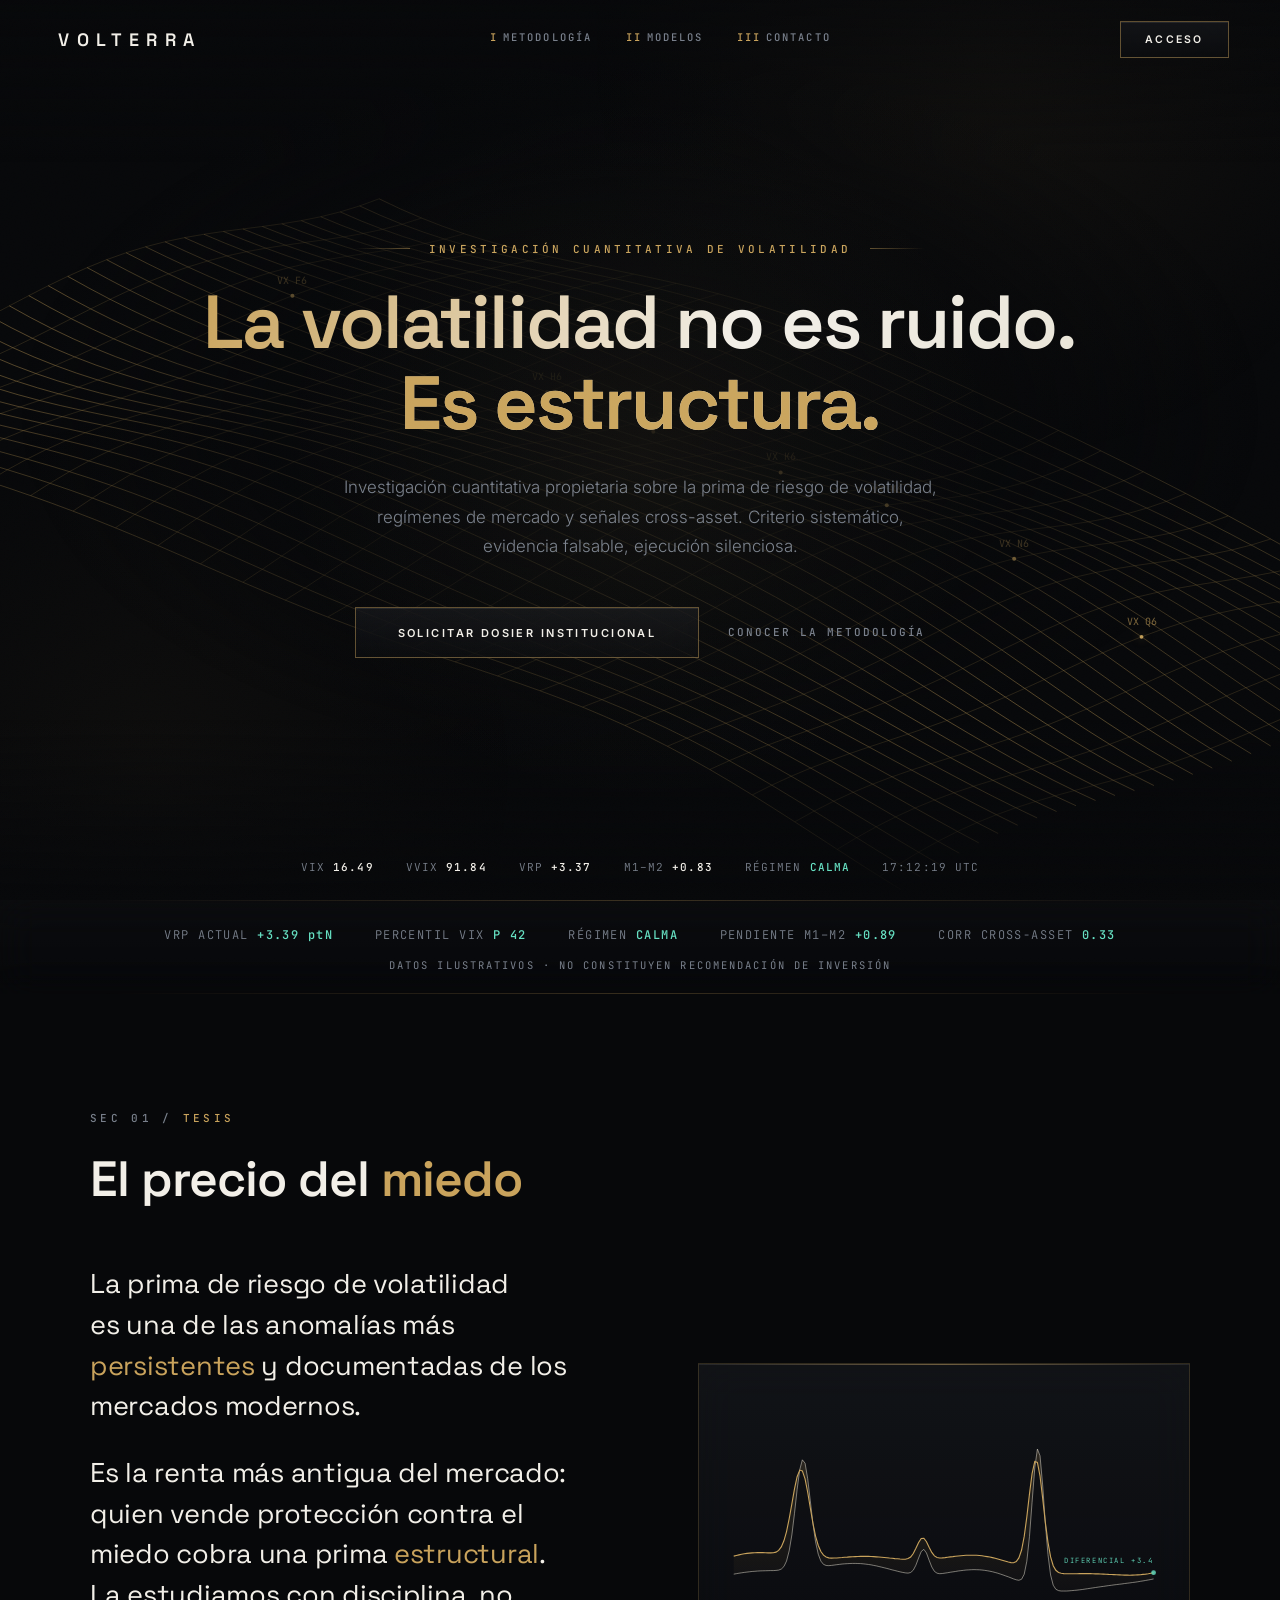
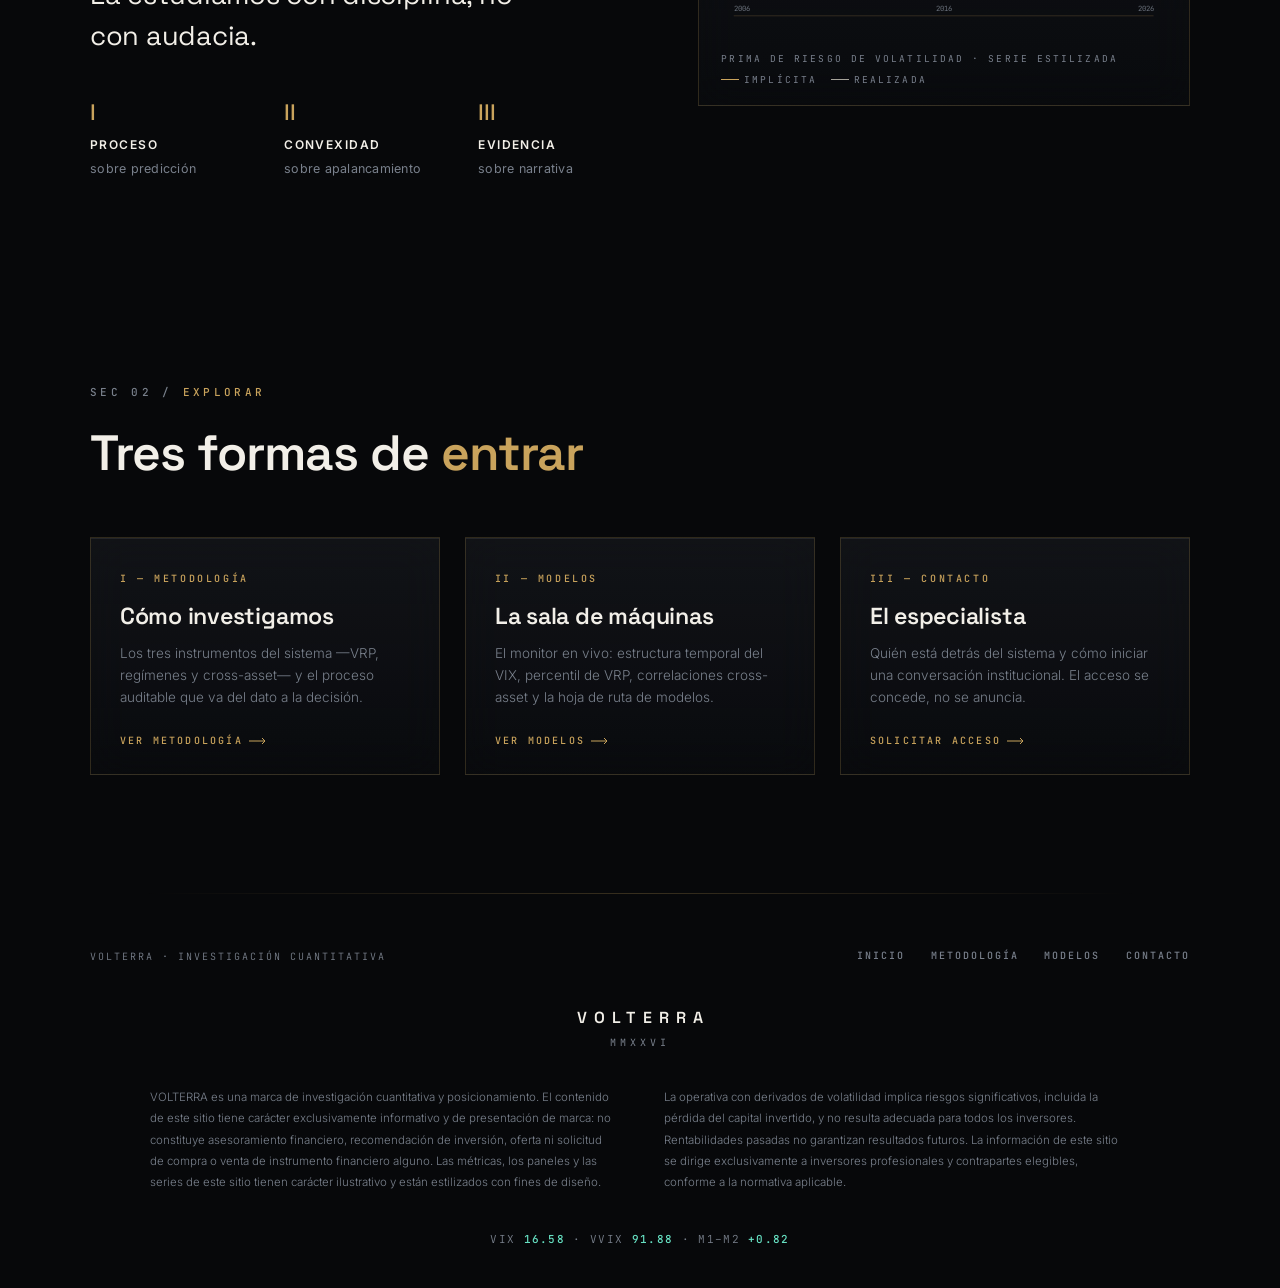
<file: index.html>
<!DOCTYPE html>
<html lang="es">
<head>
<meta charset="utf-8">
<meta name="viewport" content="width=device-width, initial-scale=1">
<title>VOLTERRA — Investigación cuantitativa de volatilidad</title>
<meta name="description" content="VOLTERRA. Investigación cuantitativa propietaria sobre la prima de riesgo de volatilidad, regímenes de mercado y señales cross-asset. Criterio sistemático, evidencia falsable, ejecución silenciosa.">
<meta property="og:title" content="VOLTERRA — Investigación cuantitativa de volatilidad">
<meta property="og:description" content="La volatilidad no es ruido. Es estructura.">
<meta property="og:type" content="website">
<link rel="icon" href="data:image/svg+xml,%3Csvg xmlns='http://www.w3.org/2000/svg' viewBox='0 0 64 64'%3E%3Crect width='64' height='64' fill='%2307080A'/%3E%3Ctext x='32' y='45' font-family='Arial,sans-serif' font-weight='700' font-size='38' fill='%23C9A35C' text-anchor='middle'%3EV%3C/text%3E%3C/svg%3E">
<link rel="preconnect" href="https://fonts.googleapis.com">
<link rel="preconnect" href="https://fonts.gstatic.com" crossorigin>
<link href="https://fonts.googleapis.com/css2?family=Inter:wght@300;400;500;600&family=JetBrains+Mono:wght@300;400;500&family=Space+Grotesk:wght@400;500;600;700&display=swap" rel="stylesheet">
<link rel="stylesheet" href="assets/styles.css">
</head>
<body>

<div class="grain" aria-hidden="true"></div>
<div class="halo" id="halo" aria-hidden="true"></div>
<div class="progress" aria-hidden="true"><span id="progressBar"></span></div>

<header class="nav" id="nav">
  <a class="brand" href="index.html" aria-label="VOLTERRA — inicio">VOLTERRA</a>
  <nav class="nav-links" id="navLinks" aria-label="Páginas">
    <a href="metodologia.html"><span>I</span>Metodología</a>
    <a href="modelos.html"><span>II</span>Modelos</a>
    <a href="contacto.html"><span>III</span>Contacto</a>
    <a class="nav-links-cta" href="contacto.html#acceso"><span>·</span>Acceso</a>
  </nav>
  <a class="nav-cta" href="contacto.html#acceso">Acceso</a>
  <button class="nav-burger" id="navBurger" type="button" aria-label="Abrir menú" aria-expanded="false" aria-controls="navLinks">
    <span></span><span></span><span></span>
  </button>
</header>

<main>

<!-- ============ HERO ============ -->
<section class="hero" id="inicio">
  <canvas id="meshCanvas" aria-hidden="true"></canvas>
  <div class="hero-fog" aria-hidden="true"></div>
  <div class="hero-inner">
    <p class="eyebrow"><i></i>Investigación cuantitativa de volatilidad<i></i></p>
    <h1 class="foil">La volatilidad no es ruido.<br><em>Es estructura.</em></h1>
    <p class="hero-sub">Investigación cuantitativa propietaria sobre la prima de riesgo de volatilidad,
      regímenes de mercado y señales cross-asset. Criterio sistemático, evidencia falsable, ejecución silenciosa.</p>
    <div>
      <a class="btn" href="contacto.html#acceso">Solicitar dosier institucional</a>
      <a class="btn-quiet" href="metodologia.html">Conocer la metodología</a>
    </div>
  </div>
  <div class="hero-data" aria-hidden="true">
    <span>VIX <b data-tel="vix">16.42</b></span>
    <span>VVIX <b data-tel="vvix">91.78</b></span>
    <span>VRP <b data-tel="vrp">+3.42</b></span>
    <span>M1–M2 <b data-tel="slope">+0.84</b></span>
    <span>RÉGIMEN <b class="jade pulse">CALMA</b></span>
    <span class="mono" data-clock>—:—:— UTC</span>
  </div>
</section>

<!-- ============ TELEMETRÍA ============ -->
<section class="telemetry" aria-label="Telemetría del sistema">
  <div class="telemetry-track">
    <span>VRP ACTUAL <b data-tel="vrp2">+3.42 pts</b></span>
    <span>PERCENTIL VIX <b data-tel="pct">P 42</b></span>
    <span>RÉGIMEN <b class="pulse">CALMA</b></span>
    <span>PENDIENTE M1–M2 <b data-tel="slope2">+0.84</b></span>
    <span>CORR CROSS-ASSET <b data-tel="corr">0.31</b></span>
  </div>
  <p class="telemetry-note">DATOS ILUSTRATIVOS · NO CONSTITUYEN RECOMENDACIÓN DE INVERSIÓN</p>
</section>

<!-- ============ TESIS ============ -->
<section class="section" id="tesis">
  <header class="sec-head reveal">
    <p class="eyebrow"><span class="dim">SEC 01 /</span> TESIS</p>
    <h2>El precio del <em>miedo</em></h2>
  </header>
  <div class="tesis-grid">
    <div class="manifiesto reveal">
      <p>La prima de riesgo de volatilidad es una de las anomalías más <em>persistentes</em> y documentadas de los mercados modernos.</p>
      <p>Es la renta más antigua del mercado: quien vende protección contra el miedo cobra una prima <em>estructural</em>. La estudiamos con disciplina, no con audacia.</p>
      <div class="principios">
        <div><span class="roman">I</span><p><b>Proceso</b>sobre predicción</p></div>
        <div><span class="roman">II</span><p><b>Convexidad</b>sobre apalancamiento</p></div>
        <div><span class="roman">III</span><p><b>Evidencia</b>sobre narrativa</p></div>
      </div>
    </div>
    <figure class="chart-fig reveal" style="--d:120ms">
      <svg id="vrpChart" viewBox="0 0 560 300" role="img" aria-label="Volatilidad implícita frente a realizada, serie estilizada"></svg>
      <figcaption class="chart-cap">
        <span>PRIMA DE RIESGO DE VOLATILIDAD · SERIE ESTILIZADA</span>
        <span class="k"><i style="background:var(--gold)"></i>IMPLÍCITA <i style="background:var(--ivory);opacity:.7;margin-left:1em"></i>REALIZADA</span>
      </figcaption>
    </figure>
  </div>
</section>

<!-- ============ HUB ============ -->
<section class="section section--tight" id="explorar">
  <header class="sec-head reveal">
    <p class="eyebrow"><span class="dim">SEC 02 /</span> EXPLORAR</p>
    <h2>Tres formas de <em>entrar</em></h2>
  </header>
  <div class="hub">
    <a href="metodologia.html" class="reveal" style="--d:0ms">
      <span class="n">I — METODOLOGÍA</span>
      <h3>Cómo investigamos</h3>
      <p>Los tres instrumentos del sistema —VRP, regímenes y cross-asset— y el proceso auditable que va del dato a la decisión.</p>
      <span class="go">Ver metodología <svg viewBox="0 0 18 8" aria-hidden="true"><path d="M0 4h16M13 1l3 3-3 3" stroke="currentColor" fill="none"/></svg></span>
    </a>
    <a href="modelos.html" class="reveal" style="--d:120ms">
      <span class="n">II — MODELOS</span>
      <h3>La sala de máquinas</h3>
      <p>El monitor en vivo: estructura temporal del VIX, percentil de VRP, correlaciones cross-asset y la hoja de ruta de modelos.</p>
      <span class="go">Ver modelos <svg viewBox="0 0 18 8" aria-hidden="true"><path d="M0 4h16M13 1l3 3-3 3" stroke="currentColor" fill="none"/></svg></span>
    </a>
    <a href="contacto.html" class="reveal" style="--d:240ms">
      <span class="n">III — CONTACTO</span>
      <h3>El especialista</h3>
      <p>Quién está detrás del sistema y cómo iniciar una conversación institucional. El acceso se concede, no se anuncia.</p>
      <span class="go">Solicitar acceso <svg viewBox="0 0 18 8" aria-hidden="true"><path d="M0 4h16M13 1l3 3-3 3" stroke="currentColor" fill="none"/></svg></span>
    </a>
  </div>
</section>

</main>

<!-- ============ COLOFÓN ============ -->
<footer>
  <div class="foot-grid">
    <p class="mono" style="font-size:10px;letter-spacing:.2em;color:var(--muted)">VOLTERRA · INVESTIGACIÓN CUANTITATIVA</p>
    <nav class="foot-nav" aria-label="Pie de página">
      <a href="index.html">Inicio</a>
      <a href="metodologia.html">Metodología</a>
      <a href="modelos.html">Modelos</a>
      <a href="contacto.html">Contacto</a>
    </nav>
  </div>
  <p class="foot-brand">VOLTERRA</p>
  <p class="foot-year">MMXXVI</p>
  <div class="foot-legal">
    <p>VOLTERRA es una marca de investigación cuantitativa y posicionamiento. El contenido de este sitio tiene carácter
    exclusivamente informativo y de presentación de marca: no constituye asesoramiento financiero, recomendación de
    inversión, oferta ni solicitud de compra o venta de instrumento financiero alguno. Las métricas, los paneles y las
    series de este sitio tienen carácter ilustrativo y están estilizados con fines de diseño.</p>
    <p>La operativa con derivados de volatilidad implica riesgos significativos, incluida la pérdida del capital
    invertido, y no resulta adecuada para todos los inversores. Rentabilidades pasadas no garantizan resultados
    futuros. La información de este sitio se dirige exclusivamente a inversores profesionales y contrapartes
    elegibles, conforme a la normativa aplicable.</p>
  </div>
  <p class="foot-tick" aria-hidden="true">
    VIX <b data-tel="vix2">16.42</b> · VVIX <b data-tel="vvix2">91.78</b> · M1–M2 <b data-tel="slope3">+0.84</b>
  </p>
</footer>

<script src="assets/app.js"></script>
</body>
</html>
</file>
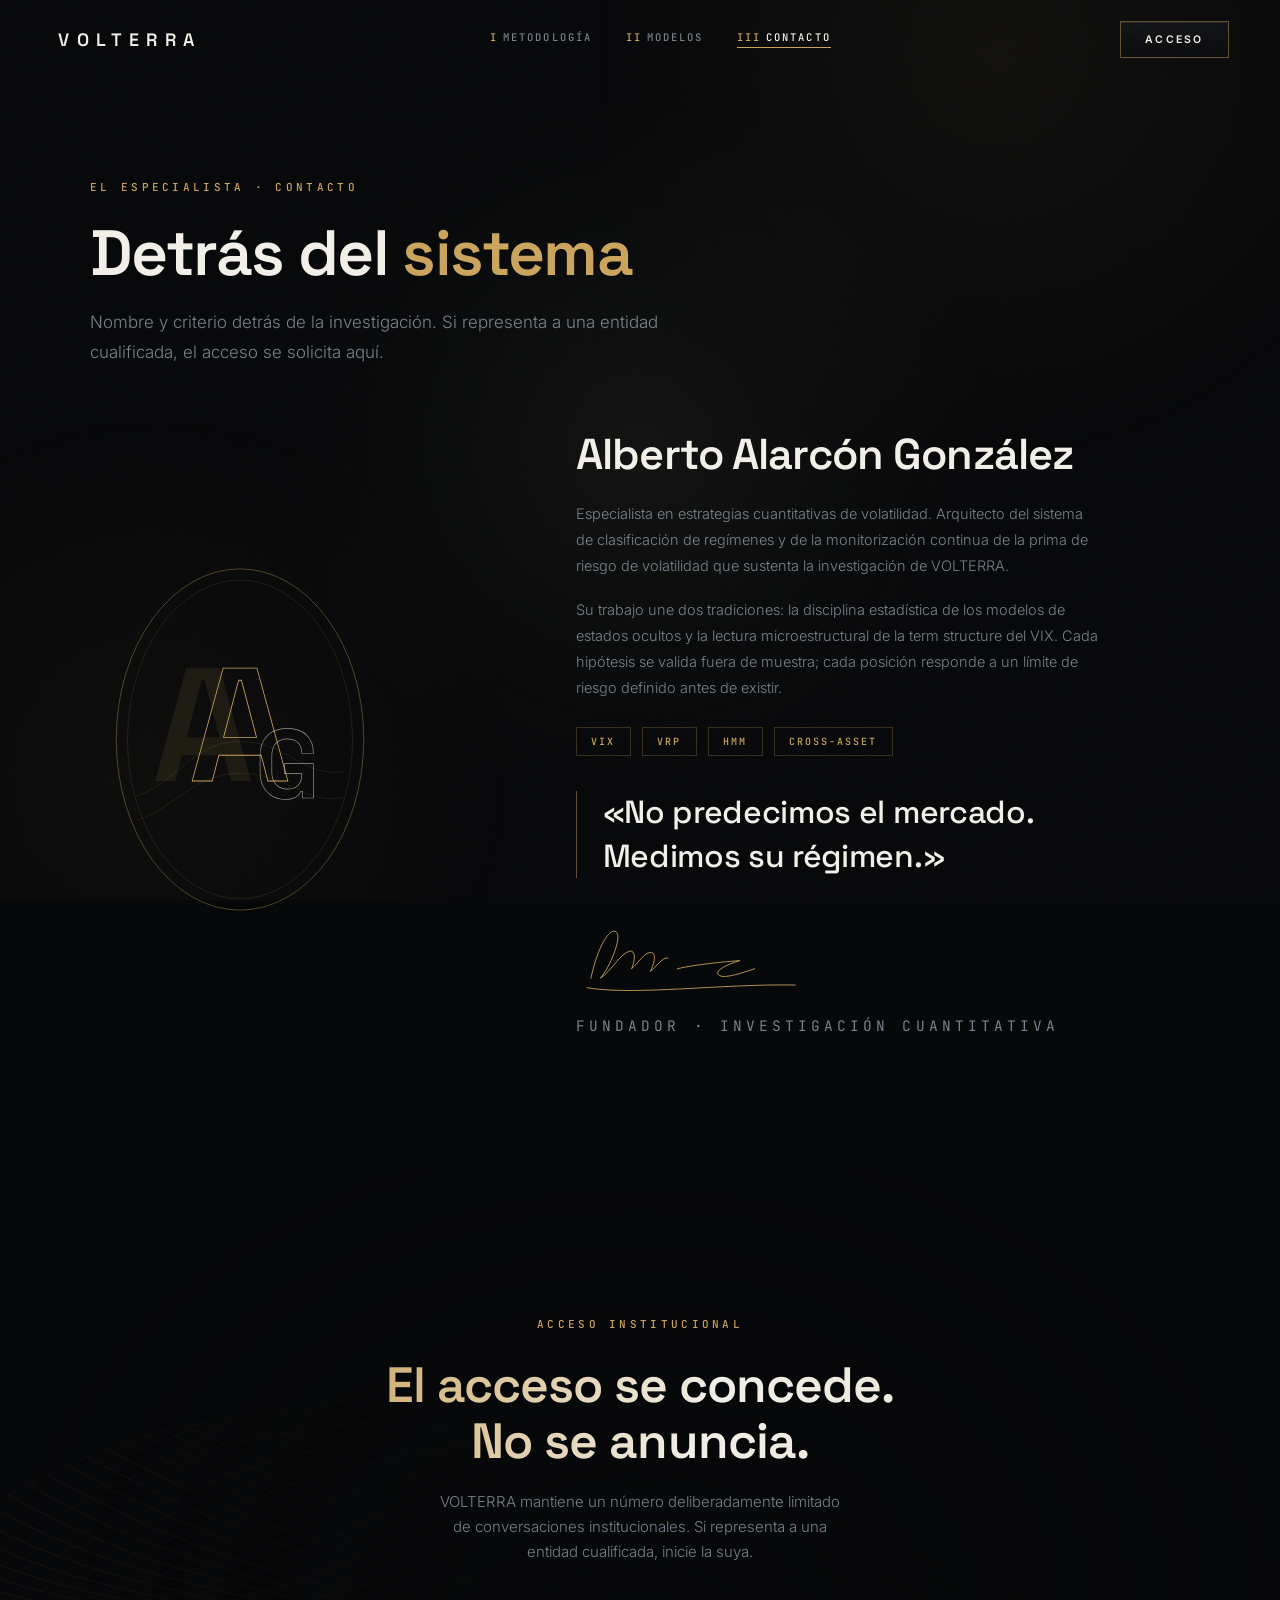
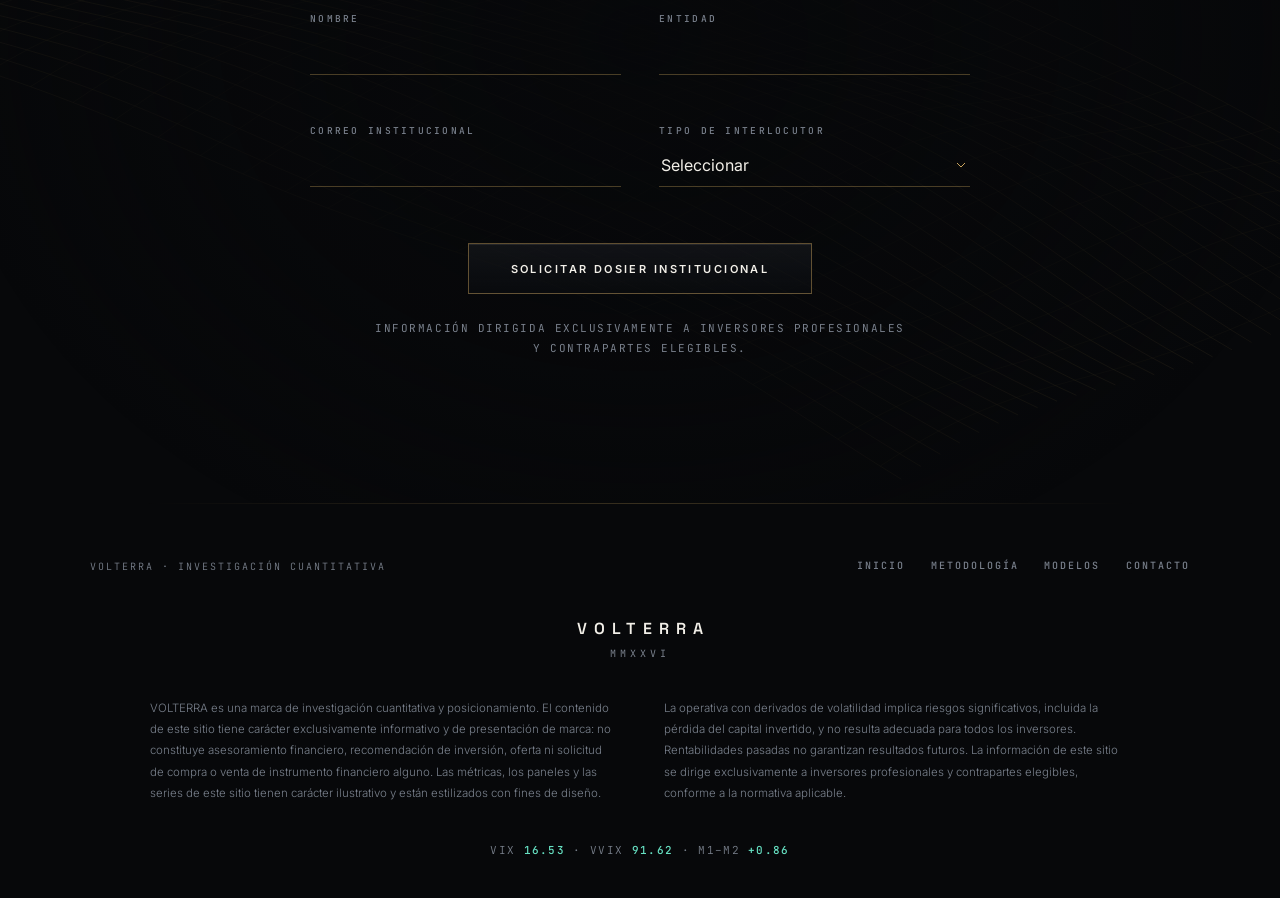
<file: contacto.html>
<!DOCTYPE html>
<html lang="es">
<head>
<meta charset="utf-8">
<meta name="viewport" content="width=device-width, initial-scale=1">
<title>Contacto — VOLTERRA</title>
<meta name="description" content="Alberto Alarcón González, especialista en estrategias cuantitativas de volatilidad. Acceso institucional a VOLTERRA: el acceso se concede, no se anuncia.">
<meta property="og:title" content="Contacto — VOLTERRA">
<meta property="og:description" content="El especialista detrás del sistema. Acceso institucional.">
<meta property="og:type" content="website">
<link rel="icon" href="data:image/svg+xml,%3Csvg xmlns='http://www.w3.org/2000/svg' viewBox='0 0 64 64'%3E%3Crect width='64' height='64' fill='%2307080A'/%3E%3Ctext x='32' y='45' font-family='Arial,sans-serif' font-weight='700' font-size='38' fill='%23C9A35C' text-anchor='middle'%3EV%3C/text%3E%3C/svg%3E">
<link rel="preconnect" href="https://fonts.googleapis.com">
<link rel="preconnect" href="https://fonts.gstatic.com" crossorigin>
<link href="https://fonts.googleapis.com/css2?family=Inter:wght@300;400;500;600&family=JetBrains+Mono:wght@300;400;500&family=Space+Grotesk:wght@400;500;600;700&display=swap" rel="stylesheet">
<link rel="stylesheet" href="assets/styles.css">
</head>
<body>

<div class="grain" aria-hidden="true"></div>
<div class="halo" id="halo" aria-hidden="true"></div>
<div class="progress" aria-hidden="true"><span id="progressBar"></span></div>

<header class="nav" id="nav">
  <a class="brand" href="index.html" aria-label="VOLTERRA — inicio">VOLTERRA</a>
  <nav class="nav-links" id="navLinks" aria-label="Páginas">
    <a href="metodologia.html"><span>I</span>Metodología</a>
    <a href="modelos.html"><span>II</span>Modelos</a>
    <a href="contacto.html" class="active" aria-current="page"><span>III</span>Contacto</a>
    <a class="nav-links-cta" href="#acceso"><span>·</span>Acceso</a>
  </nav>
  <a class="nav-cta" href="#acceso">Acceso</a>
  <button class="nav-burger" id="navBurger" type="button" aria-label="Abrir menú" aria-expanded="false" aria-controls="navLinks">
    <span></span><span></span><span></span>
  </button>
</header>

<main>

<!-- ============ PAGE HEAD ============ -->
<header class="page-head">
  <p class="eyebrow reveal">EL ESPECIALISTA · CONTACTO</p>
  <h1 class="reveal" style="--d:60ms">Detrás del <em>sistema</em></h1>
  <p class="lead reveal" style="--d:140ms">Nombre y criterio detrás de la investigación. Si representa a una entidad cualificada,
    el acceso se solicita aquí.</p>
</header>

<!-- ============ ESPECIALISTA ============ -->
<section class="section section--tight" id="especialista">
  <div class="esp-grid">
    <div class="reveal">
      <svg class="monograma" role="img" viewBox="0 0 320 400" aria-label="Monograma AAG">
        <ellipse cx="160" cy="200" rx="132" ry="182" fill="none" stroke="rgba(201,163,92,.4)" stroke-width="1"/>
        <ellipse cx="160" cy="200" rx="120" ry="170" fill="none" stroke="rgba(201,163,92,.15)" stroke-width="1"/>
        <g aria-hidden="true" stroke="rgba(201,163,92,.12)" fill="none">
          <path d="M50 260c40-12 60-58 110-58s70 40 110 32"/>
          <path d="M50 286c40-12 60-50 110-50s70 34 110 26"/>
        </g>
        <g font-family="Space Grotesk,Arial,sans-serif" font-weight="600" text-anchor="middle">
          <text x="120" y="244" font-size="172" fill="rgba(201,163,92,.1)">A</text>
          <text x="160" y="244" font-size="172" fill="none" stroke="#C9A35C" stroke-width=".9">A</text>
          <text x="210" y="262" font-size="104" fill="none" stroke="rgba(232,227,213,.65)" stroke-width=".7">G</text>
        </g>
      </svg>
    </div>
    <div class="esp-bio reveal" style="--d:120ms">
      <h2>Alberto Alarcón González</h2>
      <p>Especialista en estrategias cuantitativas de volatilidad. Arquitecto del sistema de clasificación de regímenes
        y de la monitorización continua de la prima de riesgo de volatilidad que sustenta la investigación de VOLTERRA.</p>
      <p>Su trabajo une dos tradiciones: la disciplina estadística de los modelos de estados ocultos y la lectura
        microestructural de la term structure del VIX. Cada hipótesis se valida fuera de muestra; cada posición
        responde a un límite de riesgo definido antes de existir.</p>
      <div class="tags"><span>VIX</span><span>VRP</span><span>HMM</span><span>CROSS-ASSET</span></div>
      <blockquote class="esp-quote">«No predecimos el mercado.<br>Medimos su régimen.»</blockquote>
      <svg class="sig" id="sigSvg" viewBox="0 0 340 120" aria-hidden="true">
        <path d="M22 92C34 38 52 16 60 24c8 8-10 52-24 68 16-10 30-38 44-40 10-1 6 18 2 26 10-8 20-26 30-24 8 2 2 20-2 28 8-6 18-22 26-20"/>
        <path d="M150 78c14-4 60-10 92-12-20 6-40 16-30 22 8 5 34-4 52-10"/>
        <path d="M16 106c70 12 200-6 308-4"/>
      </svg>
      <p class="sig-cap">FUNDADOR · INVESTIGACIÓN CUANTITATIVA</p>
    </div>
  </div>
</section>

<!-- ============ ACCESO ============ -->
<section class="acceso" id="acceso">
  <canvas id="meshCanvas2" aria-hidden="true"></canvas>
  <div class="acceso-fog" aria-hidden="true"></div>
  <div class="acceso-inner">
    <p class="eyebrow reveal" style="text-align:center">ACCESO INSTITUCIONAL</p>
    <h2 class="reveal foil">El acceso se concede.<br>No se anuncia.</h2>
    <p class="lead reveal" style="--d:100ms">VOLTERRA mantiene un número deliberadamente limitado de conversaciones
      institucionales. Si representa a una entidad cualificada, inicie la suya.</p>
    <form id="accessForm" class="reveal" style="--d:200ms" novalidate>
      <div class="form-grid">
        <div class="field"><label for="f-nombre">Nombre</label>
          <input id="f-nombre" name="nombre" type="text" autocomplete="name" required aria-describedby="e-nombre">
          <span class="field-err" id="e-nombre"></span></div>
        <div class="field"><label for="f-entidad">Entidad</label>
          <input id="f-entidad" name="entidad" type="text" autocomplete="organization" required aria-describedby="e-entidad">
          <span class="field-err" id="e-entidad"></span></div>
        <div class="field"><label for="f-email">Correo institucional</label>
          <input id="f-email" name="email" type="email" autocomplete="email" required aria-describedby="e-email">
          <span class="field-err" id="e-email"></span></div>
        <div class="field"><label for="f-tipo">Tipo de interlocutor</label>
          <select id="f-tipo" name="tipo" required aria-describedby="e-tipo">
            <option value="" selected disabled>Seleccionar</option>
            <option>Family office</option>
            <option>Inversor institucional</option>
            <option>Inversor profesional</option>
          </select>
          <span class="field-err" id="e-tipo"></span></div>
      </div>
      <button class="btn" type="submit">Solicitar dosier institucional</button>
      <p class="form-note">INFORMACIÓN DIRIGIDA EXCLUSIVAMENTE A INVERSORES PROFESIONALES<br>Y CONTRAPARTES ELEGIBLES.</p>
    </form>
    <div class="form-ok" id="formOk" role="status" tabindex="-1">
      Solicitud registrada.
      <small>NOS PONDREMOS EN CONTACTO CON LA DISCRECIÓN QUE CORRESPONDE.</small>
    </div>
  </div>
</section>

</main>

<footer>
  <div class="foot-grid">
    <p class="mono" style="font-size:10px;letter-spacing:.2em;color:var(--muted)">VOLTERRA · INVESTIGACIÓN CUANTITATIVA</p>
    <nav class="foot-nav" aria-label="Pie de página">
      <a href="index.html">Inicio</a>
      <a href="metodologia.html">Metodología</a>
      <a href="modelos.html">Modelos</a>
      <a href="contacto.html">Contacto</a>
    </nav>
  </div>
  <p class="foot-brand">VOLTERRA</p>
  <p class="foot-year">MMXXVI</p>
  <div class="foot-legal">
    <p>VOLTERRA es una marca de investigación cuantitativa y posicionamiento. El contenido de este sitio tiene carácter
    exclusivamente informativo y de presentación de marca: no constituye asesoramiento financiero, recomendación de
    inversión, oferta ni solicitud de compra o venta de instrumento financiero alguno. Las métricas, los paneles y las
    series de este sitio tienen carácter ilustrativo y están estilizados con fines de diseño.</p>
    <p>La operativa con derivados de volatilidad implica riesgos significativos, incluida la pérdida del capital
    invertido, y no resulta adecuada para todos los inversores. Rentabilidades pasadas no garantizan resultados
    futuros. La información de este sitio se dirige exclusivamente a inversores profesionales y contrapartes
    elegibles, conforme a la normativa aplicable.</p>
  </div>
  <p class="foot-tick" aria-hidden="true">
    VIX <b data-tel="vix2">16.42</b> · VVIX <b data-tel="vvix2">91.78</b> · M1–M2 <b data-tel="slope3">+0.84</b>
  </p>
</footer>

<script src="assets/app.js"></script>
</body>
</html>
</file>
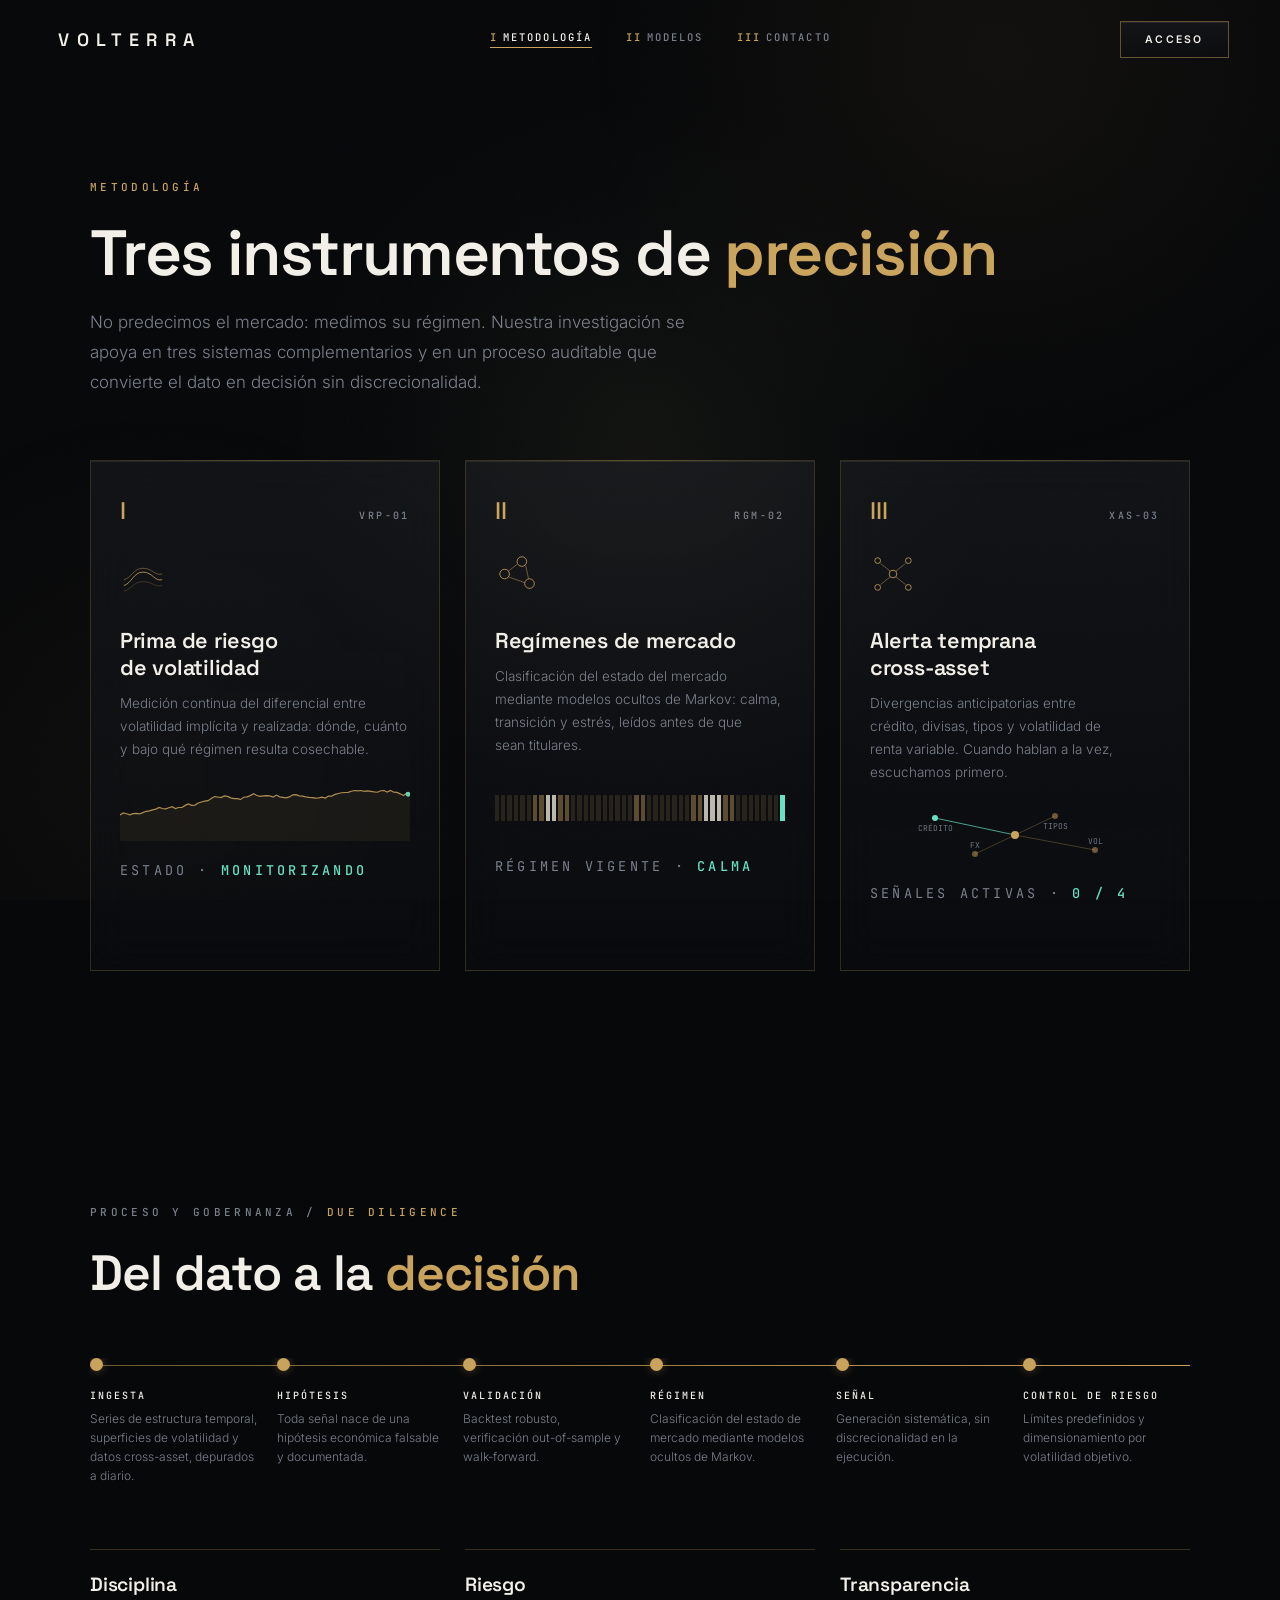
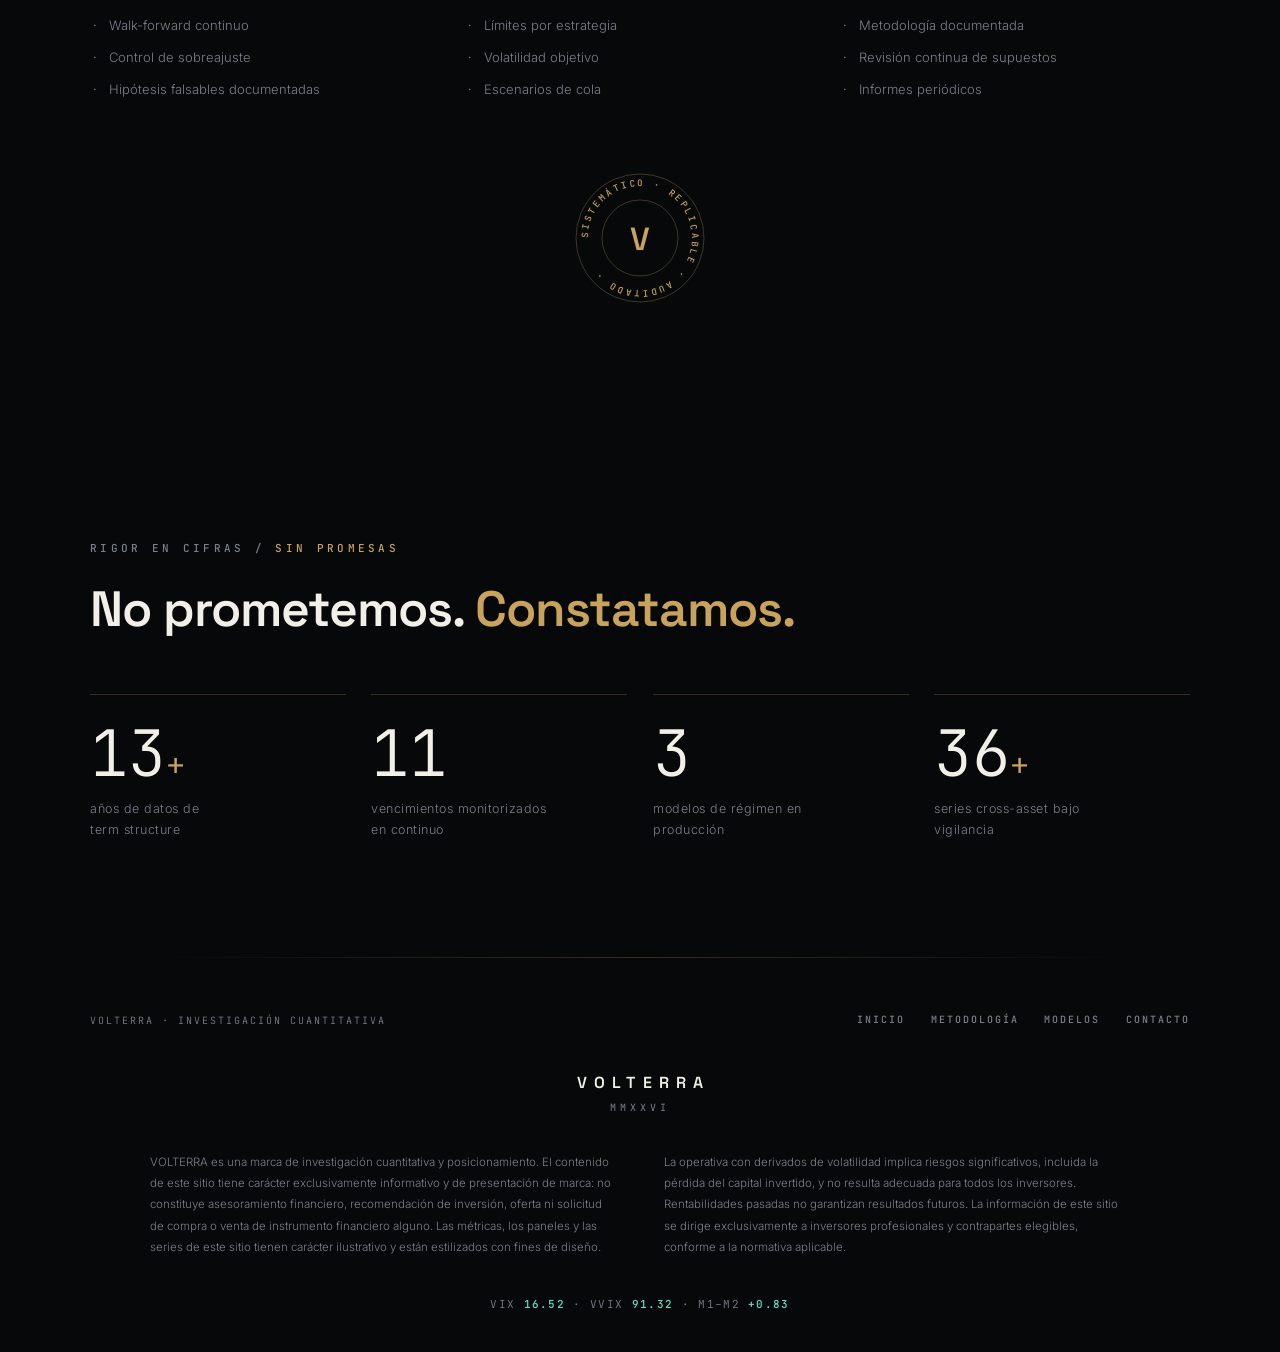
<file: metodologia.html>
<!DOCTYPE html>
<html lang="es">
<head>
<meta charset="utf-8">
<meta name="viewport" content="width=device-width, initial-scale=1">
<title>Metodología — VOLTERRA</title>
<meta name="description" content="La metodología de VOLTERRA: tres instrumentos de precisión (prima de riesgo de volatilidad, regímenes de mercado y alerta cross-asset) y un proceso auditable del dato a la decisión.">
<meta property="og:title" content="Metodología — VOLTERRA">
<meta property="og:description" content="Tres instrumentos de precisión. Un proceso auditable.">
<meta property="og:type" content="website">
<link rel="icon" href="data:image/svg+xml,%3Csvg xmlns='http://www.w3.org/2000/svg' viewBox='0 0 64 64'%3E%3Crect width='64' height='64' fill='%2307080A'/%3E%3Ctext x='32' y='45' font-family='Arial,sans-serif' font-weight='700' font-size='38' fill='%23C9A35C' text-anchor='middle'%3EV%3C/text%3E%3C/svg%3E">
<link rel="preconnect" href="https://fonts.googleapis.com">
<link rel="preconnect" href="https://fonts.gstatic.com" crossorigin>
<link href="https://fonts.googleapis.com/css2?family=Inter:wght@300;400;500;600&family=JetBrains+Mono:wght@300;400;500&family=Space+Grotesk:wght@400;500;600;700&display=swap" rel="stylesheet">
<link rel="stylesheet" href="assets/styles.css">
</head>
<body>

<div class="grain" aria-hidden="true"></div>
<div class="halo" id="halo" aria-hidden="true"></div>
<div class="progress" aria-hidden="true"><span id="progressBar"></span></div>

<header class="nav" id="nav">
  <a class="brand" href="index.html" aria-label="VOLTERRA — inicio">VOLTERRA</a>
  <nav class="nav-links" id="navLinks" aria-label="Páginas">
    <a href="metodologia.html" class="active" aria-current="page"><span>I</span>Metodología</a>
    <a href="modelos.html"><span>II</span>Modelos</a>
    <a href="contacto.html"><span>III</span>Contacto</a>
    <a class="nav-links-cta" href="contacto.html#acceso"><span>·</span>Acceso</a>
  </nav>
  <a class="nav-cta" href="contacto.html#acceso">Acceso</a>
  <button class="nav-burger" id="navBurger" type="button" aria-label="Abrir menú" aria-expanded="false" aria-controls="navLinks">
    <span></span><span></span><span></span>
  </button>
</header>

<main>

<!-- ============ PAGE HEAD ============ -->
<header class="page-head">
  <p class="eyebrow reveal">METODOLOGÍA</p>
  <h1 class="reveal" style="--d:60ms">Tres instrumentos de <em>precisión</em></h1>
  <p class="lead reveal" style="--d:140ms">No predecimos el mercado: medimos su régimen. Nuestra investigación se apoya en tres
    sistemas complementarios y en un proceso auditable que convierte el dato en decisión sin discrecionalidad.</p>
</header>

<!-- ============ METODOLOGÍA ============ -->
<section class="section section--tight" id="metodologia">
  <div class="vitrinas">
    <article class="vitrina reveal" style="--d:0ms">
      <div class="vit-head"><span class="roman">I</span><span class="code">VRP-01</span></div>
      <svg class="vit-icon" viewBox="0 0 48 48" aria-hidden="true">
        <path d="M4 36c8-2 10-14 20-14s12 10 20 8"/>
        <path d="M4 30c8-2 10-12 20-12s12 8 20 6" opacity=".55"/>
        <path d="M4 42c8-2 10-10 20-10s12 6 20 4" opacity=".3"/>
      </svg>
      <h3>Prima de riesgo de volatilidad</h3>
      <p>Medición continua del diferencial entre volatilidad implícita y realizada: dónde, cuánto y bajo qué régimen resulta cosechable.</p>
      <div class="vit-viz"><canvas id="spark1" aria-hidden="true"></canvas></div>
      <p class="vit-state">ESTADO · <b data-decode>MONITORIZANDO</b></p>
    </article>
    <article class="vitrina reveal" style="--d:120ms">
      <div class="vit-head"><span class="roman">II</span><span class="code">RGM-02</span></div>
      <svg class="vit-icon" viewBox="0 0 48 48" aria-hidden="true">
        <circle cx="10" cy="24" r="5"/><circle cx="28" cy="11" r="5"/><circle cx="36" cy="34" r="5"/>
        <path d="M14 21l9-7M32 15l3 14M14 27l17 6" opacity=".6"/>
      </svg>
      <h3>Regímenes de mercado</h3>
      <p>Clasificación del estado del mercado mediante modelos ocultos de Markov: calma, transición y estrés, leídos antes de que sean titulares.</p>
      <div class="vit-viz"><div class="band" id="band2" aria-hidden="true"></div></div>
      <p class="vit-state">RÉGIMEN VIGENTE · <b data-decode>CALMA</b></p>
    </article>
    <article class="vitrina reveal" style="--d:240ms">
      <div class="vit-head"><span class="roman">III</span><span class="code">XAS-03</span></div>
      <svg class="vit-icon" viewBox="0 0 48 48" aria-hidden="true">
        <circle cx="24" cy="24" r="4"/><circle cx="8" cy="10" r="3"/><circle cx="40" cy="10" r="3"/>
        <circle cx="8" cy="38" r="3"/><circle cx="40" cy="38" r="3"/>
        <path d="M21 21l-10-8M27 21l10-8M21 27l-10 8M27 27l10 8" opacity=".6"/>
      </svg>
      <h3>Alerta temprana cross-asset</h3>
      <p>Divergencias anticipatorias entre crédito, divisas, tipos y volatilidad de renta variable. Cuando hablan a la vez, escuchamos primero.</p>
      <div class="vit-viz">
        <svg id="net3" viewBox="0 0 220 58" aria-hidden="true">
          <g stroke="rgba(201,163,92,.3)" fill="none">
            <path class="edge" d="M110 29L30 12"/><path class="edge" d="M110 29L70 48"/>
            <path class="edge" d="M110 29L150 10"/><path class="edge" d="M110 29L190 44"/>
          </g>
          <g font-family="JetBrains Mono,monospace" font-size="8" fill="#79808C" text-anchor="middle">
            <circle class="node hub" cx="110" cy="29" r="4" fill="#C9A35C"/>
            <circle class="node" cx="30" cy="12" r="3" fill="rgba(201,163,92,.5)"/><text x="30" y="25">CRÉDITO</text>
            <circle class="node" cx="70" cy="48" r="3" fill="rgba(201,163,92,.5)"/><text x="70" y="42">FX</text>
            <circle class="node" cx="150" cy="10" r="3" fill="rgba(201,163,92,.5)"/><text x="150" y="23">TIPOS</text>
            <circle class="node" cx="190" cy="44" r="3" fill="rgba(201,163,92,.5)"/><text x="190" y="38">VOL</text>
          </g>
        </svg>
      </div>
      <p class="vit-state">SEÑALES ACTIVAS · <b data-decode>0 / 4</b></p>
    </article>
  </div>
</section>

<!-- ============ PROCESO ============ -->
<section class="section" id="proceso">
  <header class="sec-head reveal">
    <p class="eyebrow"><span class="dim">PROCESO Y GOBERNANZA /</span> DUE DILIGENCE</p>
    <h2>Del dato a la <em>decisión</em></h2>
  </header>
  <div class="pipe reveal">
    <div class="pipe-rail" aria-hidden="true"></div>
    <div class="pipe-fill" aria-hidden="true"></div>
    <div class="stations">
      <div class="station"><span class="dot" style="--d:0ms"></span><h3>INGESTA</h3><p>Series de estructura temporal, superficies de volatilidad y datos cross-asset, depurados a diario.</p></div>
      <div class="station"><span class="dot" style="--d:260ms"></span><h3>HIPÓTESIS</h3><p>Toda señal nace de una hipótesis económica falsable y documentada.</p></div>
      <div class="station"><span class="dot" style="--d:520ms"></span><h3>VALIDACIÓN</h3><p>Backtest robusto, verificación out-of-sample y walk-forward.</p></div>
      <div class="station"><span class="dot" style="--d:780ms"></span><h3>RÉGIMEN</h3><p>Clasificación del estado de mercado mediante modelos ocultos de Markov.</p></div>
      <div class="station"><span class="dot" style="--d:1040ms"></span><h3>SEÑAL</h3><p>Generación sistemática, sin discrecionalidad en la ejecución.</p></div>
      <div class="station"><span class="dot" style="--d:1300ms"></span><h3>CONTROL DE RIESGO</h3><p>Límites predefinidos y dimensionamiento por volatilidad objetivo.</p></div>
    </div>
  </div>
  <div class="gov-grid">
    <div class="gov reveal" style="--d:0ms">
      <h3>Disciplina</h3>
      <ul><li>Walk-forward continuo</li><li>Control de sobreajuste</li><li>Hipótesis falsables documentadas</li></ul>
    </div>
    <div class="gov reveal" style="--d:120ms">
      <h3>Riesgo</h3>
      <ul><li>Límites por estrategia</li><li>Volatilidad objetivo</li><li>Escenarios de cola</li></ul>
    </div>
    <div class="gov reveal" style="--d:240ms">
      <h3>Transparencia</h3>
      <ul><li>Metodología documentada</li><li>Revisión continua de supuestos</li><li>Informes periódicos</li></ul>
    </div>
  </div>
  <div class="seal-row reveal">
    <svg class="seal" role="img" viewBox="0 0 138 138" aria-label="Sello: sistemático, replicable, auditado">
      <defs><path id="sealCirc" d="M69 69 m-52 0 a52 52 0 1 1 104 0 a52 52 0 1 1 -104 0"/></defs>
      <circle cx="69" cy="69" r="64" fill="none" stroke="rgba(201,163,92,.3)" stroke-width="1"/>
      <circle cx="69" cy="69" r="38" fill="none" stroke="rgba(201,163,92,.3)" stroke-width="1"/>
      <text><textPath href="#sealCirc">SISTEMÁTICO · REPLICABLE · AUDITADO ·</textPath></text>
      <text class="vmark" x="69" y="81" text-anchor="middle">V</text>
    </svg>
  </div>
</section>

<!-- ============ CIFRAS ============ -->
<section class="section" id="cifras" aria-label="Rigor en cifras">
  <header class="sec-head reveal">
    <p class="eyebrow"><span class="dim">RIGOR EN CIFRAS /</span> SIN PROMESAS</p>
    <h2>No prometemos. <em>Constatamos.</em></h2>
  </header>
  <div class="cifras-grid">
    <div class="cifra reveal" style="--d:0ms"><div class="num"><span data-count="15">15</span><small>+</small></div><p>años de datos de term structure</p></div>
    <div class="cifra reveal" style="--d:120ms"><div class="num"><span data-count="12">12</span></div><p>vencimientos monitorizados en continuo</p></div>
    <div class="cifra reveal" style="--d:240ms"><div class="num"><span data-count="3">3</span></div><p>modelos de régimen en producción</p></div>
    <div class="cifra reveal" style="--d:360ms"><div class="num"><span data-count="40">40</span><small>+</small></div><p>series cross-asset bajo vigilancia</p></div>
  </div>
</section>

</main>

<footer>
  <div class="foot-grid">
    <p class="mono" style="font-size:10px;letter-spacing:.2em;color:var(--muted)">VOLTERRA · INVESTIGACIÓN CUANTITATIVA</p>
    <nav class="foot-nav" aria-label="Pie de página">
      <a href="index.html">Inicio</a>
      <a href="metodologia.html">Metodología</a>
      <a href="modelos.html">Modelos</a>
      <a href="contacto.html">Contacto</a>
    </nav>
  </div>
  <p class="foot-brand">VOLTERRA</p>
  <p class="foot-year">MMXXVI</p>
  <div class="foot-legal">
    <p>VOLTERRA es una marca de investigación cuantitativa y posicionamiento. El contenido de este sitio tiene carácter
    exclusivamente informativo y de presentación de marca: no constituye asesoramiento financiero, recomendación de
    inversión, oferta ni solicitud de compra o venta de instrumento financiero alguno. Las métricas, los paneles y las
    series de este sitio tienen carácter ilustrativo y están estilizados con fines de diseño.</p>
    <p>La operativa con derivados de volatilidad implica riesgos significativos, incluida la pérdida del capital
    invertido, y no resulta adecuada para todos los inversores. Rentabilidades pasadas no garantizan resultados
    futuros. La información de este sitio se dirige exclusivamente a inversores profesionales y contrapartes
    elegibles, conforme a la normativa aplicable.</p>
  </div>
  <p class="foot-tick" aria-hidden="true">
    VIX <b data-tel="vix2">16.42</b> · VVIX <b data-tel="vvix2">91.78</b> · M1–M2 <b data-tel="slope3">+0.84</b>
  </p>
</footer>

<script src="assets/app.js"></script>
</body>
</html>
</file>
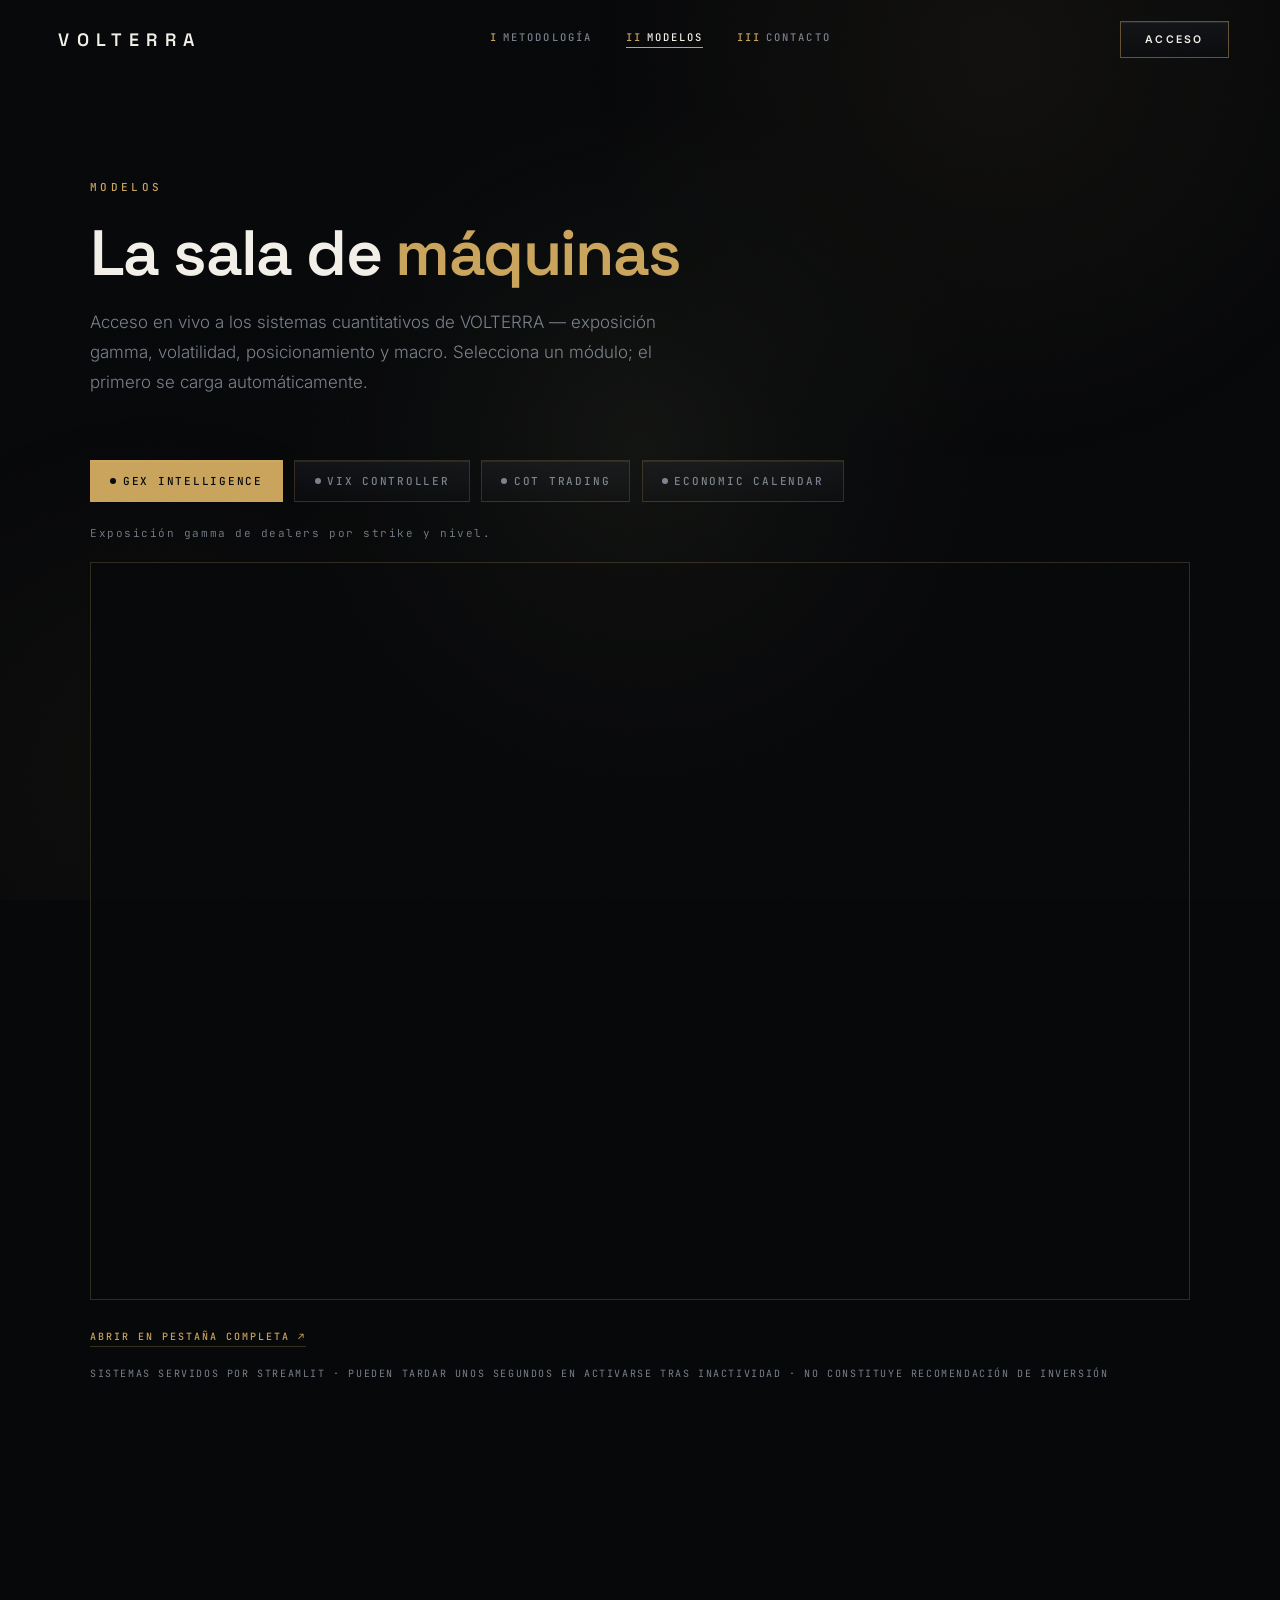
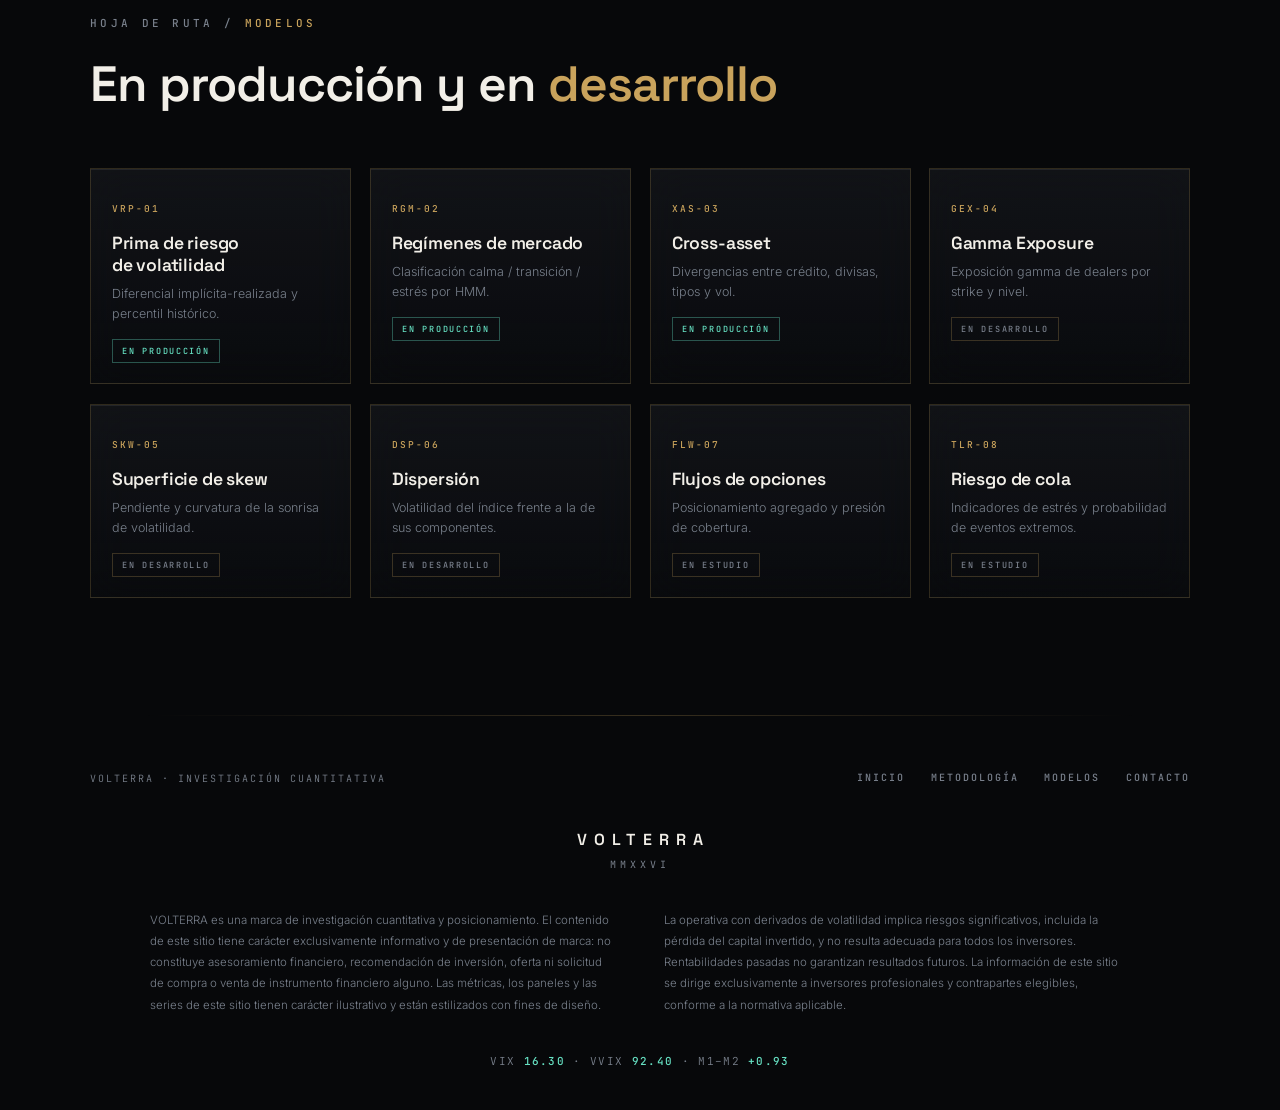
<file: modelos.html>
<!DOCTYPE html>
<html lang="es">
<head>
<meta charset="utf-8">
<meta name="viewport" content="width=device-width, initial-scale=1">
<title>Modelos — VOLTERRA</title>
<meta name="description" content="El monitor de VOLTERRA: estructura temporal del VIX, percentil de la prima de riesgo de volatilidad, correlaciones cross-asset y la hoja de ruta de modelos en desarrollo.">
<meta property="og:title" content="Modelos — VOLTERRA">
<meta property="og:description" content="La sala de máquinas: el sistema de monitorización de volatilidad.">
<meta property="og:type" content="website">
<link rel="icon" href="data:image/svg+xml,%3Csvg xmlns='http://www.w3.org/2000/svg' viewBox='0 0 64 64'%3E%3Crect width='64' height='64' fill='%2307080A'/%3E%3Ctext x='32' y='45' font-family='Arial,sans-serif' font-weight='700' font-size='38' fill='%23C9A35C' text-anchor='middle'%3EV%3C/text%3E%3C/svg%3E">
<link rel="preconnect" href="https://fonts.googleapis.com">
<link rel="preconnect" href="https://fonts.gstatic.com" crossorigin>
<link href="https://fonts.googleapis.com/css2?family=Inter:wght@300;400;500;600&family=JetBrains+Mono:wght@300;400;500&family=Space+Grotesk:wght@400;500;600;700&display=swap" rel="stylesheet">
<link rel="stylesheet" href="assets/styles.css">
</head>
<body>

<div class="grain" aria-hidden="true"></div>
<div class="halo" id="halo" aria-hidden="true"></div>
<div class="progress" aria-hidden="true"><span id="progressBar"></span></div>

<header class="nav" id="nav">
  <a class="brand" href="index.html" aria-label="VOLTERRA — inicio">VOLTERRA</a>
  <nav class="nav-links" id="navLinks" aria-label="Páginas">
    <a href="metodologia.html"><span>I</span>Metodología</a>
    <a href="modelos.html" class="active" aria-current="page"><span>II</span>Modelos</a>
    <a href="contacto.html"><span>III</span>Contacto</a>
    <a class="nav-links-cta" href="contacto.html#acceso"><span>·</span>Acceso</a>
  </nav>
  <a class="nav-cta" href="contacto.html#acceso">Acceso</a>
  <button class="nav-burger" id="navBurger" type="button" aria-label="Abrir menú" aria-expanded="false" aria-controls="navLinks">
    <span></span><span></span><span></span>
  </button>
</header>

<main>

<!-- ============ PAGE HEAD ============ -->
<header class="page-head">
  <p class="eyebrow reveal">MODELOS</p>
  <h1 class="reveal" style="--d:60ms">La sala de <em>máquinas</em></h1>
  <p class="lead reveal" style="--d:140ms">Acceso en vivo a los sistemas cuantitativos de VOLTERRA — exposición gamma,
    volatilidad, posicionamiento y macro. Selecciona un módulo; el primero se carga automáticamente.</p>
</header>

<!-- ============ SISTEMAS EN VIVO ============ -->
<section class="section section--tight" id="sistemas">
  <div class="term-tabs reveal" role="tablist" aria-label="Sistemas">
    <button class="term-tab" role="tab" type="button"
      data-url="https://gex-intelligence-aag.streamlit.app/"
      data-name="GEX Intelligence" data-desc="Exposición gamma de dealers por strike y nivel.">
      <span class="dot" aria-hidden="true"></span>GEX Intelligence</button>
    <button class="term-tab" role="tab" type="button"
      data-url="https://vixcontroller.streamlit.app/"
      data-name="VIX Controller" data-desc="Estructura temporal del VIX y estrategia de volatilidad.">
      <span class="dot" aria-hidden="true"></span>VIX Controller</button>
    <button class="term-tab" role="tab" type="button"
      data-url="https://cot-trading.streamlit.app/"
      data-name="COT Trading" data-desc="Posicionamiento de operadores — Commitments of Traders.">
      <span class="dot" aria-hidden="true"></span>COT Trading</button>
    <button class="term-tab" role="tab" type="button"
      data-url="https://economic-calendar-4w2hxcbtd5g43x83jn5nso.streamlit.app/"
      data-name="Economic Calendar" data-desc="Calendario de eventos macro y su impacto.">
      <span class="dot" aria-hidden="true"></span>Economic Calendar</button>
  </div>

  <p class="term-desc mono reveal" id="termDesc" style="--d:60ms" aria-live="polite"></p>

  <div class="term-frame reveal" style="--d:120ms">
    <iframe id="termFrame" title="Sistema VOLTERRA" allow="clipboard-write; fullscreen"></iframe>
    <div class="term-loader" id="termLoader">
      <span class="ring" aria-hidden="true"></span>
      <p>Activando sistema…</p>
    </div>
  </div>

  <div class="term-open"><a id="termOpen" href="#" target="_blank" rel="noopener">Abrir en pestaña completa ↗</a></div>
  <p class="term-note">SISTEMAS SERVIDOS POR STREAMLIT · PUEDEN TARDAR UNOS SEGUNDOS EN ACTIVARSE TRAS INACTIVIDAD ·
    NO CONSTITUYE RECOMENDACIÓN DE INVERSIÓN</p>
</section>

<!-- ============ ROADMAP ============ -->
<section class="section" id="roadmap">
  <header class="sec-head reveal">
    <p class="eyebrow"><span class="dim">HOJA DE RUTA /</span> MODELOS</p>
    <h2>En producción y en <em>desarrollo</em></h2>
  </header>
  <div class="roadmap">
    <div class="rm reveal" style="--d:0ms">
      <span class="code">VRP-01</span>
      <h3>Prima de riesgo de volatilidad</h3>
      <p>Diferencial implícita-realizada y percentil histórico.</p>
      <span class="badge live">En producción</span>
    </div>
    <div class="rm reveal" style="--d:90ms">
      <span class="code">RGM-02</span>
      <h3>Regímenes de mercado</h3>
      <p>Clasificación calma / transición / estrés por HMM.</p>
      <span class="badge live">En producción</span>
    </div>
    <div class="rm reveal" style="--d:180ms">
      <span class="code">XAS-03</span>
      <h3>Cross-asset</h3>
      <p>Divergencias entre crédito, divisas, tipos y vol.</p>
      <span class="badge live">En producción</span>
    </div>
    <div class="rm reveal" style="--d:270ms">
      <span class="code">GEX-04</span>
      <h3>Gamma Exposure</h3>
      <p>Exposición gamma de dealers por strike y nivel.</p>
      <span class="badge">En desarrollo</span>
    </div>
    <div class="rm reveal" style="--d:0ms">
      <span class="code">SKW-05</span>
      <h3>Superficie de skew</h3>
      <p>Pendiente y curvatura de la sonrisa de volatilidad.</p>
      <span class="badge">En desarrollo</span>
    </div>
    <div class="rm reveal" style="--d:90ms">
      <span class="code">DSP-06</span>
      <h3>Dispersión</h3>
      <p>Volatilidad del índice frente a la de sus componentes.</p>
      <span class="badge">En desarrollo</span>
    </div>
    <div class="rm reveal" style="--d:180ms">
      <span class="code">FLW-07</span>
      <h3>Flujos de opciones</h3>
      <p>Posicionamiento agregado y presión de cobertura.</p>
      <span class="badge">En estudio</span>
    </div>
    <div class="rm reveal" style="--d:270ms">
      <span class="code">TLR-08</span>
      <h3>Riesgo de cola</h3>
      <p>Indicadores de estrés y probabilidad de eventos extremos.</p>
      <span class="badge">En estudio</span>
    </div>
  </div>
</section>

</main>

<footer>
  <div class="foot-grid">
    <p class="mono" style="font-size:10px;letter-spacing:.2em;color:var(--muted)">VOLTERRA · INVESTIGACIÓN CUANTITATIVA</p>
    <nav class="foot-nav" aria-label="Pie de página">
      <a href="index.html">Inicio</a>
      <a href="metodologia.html">Metodología</a>
      <a href="modelos.html">Modelos</a>
      <a href="contacto.html">Contacto</a>
    </nav>
  </div>
  <p class="foot-brand">VOLTERRA</p>
  <p class="foot-year">MMXXVI</p>
  <div class="foot-legal">
    <p>VOLTERRA es una marca de investigación cuantitativa y posicionamiento. El contenido de este sitio tiene carácter
    exclusivamente informativo y de presentación de marca: no constituye asesoramiento financiero, recomendación de
    inversión, oferta ni solicitud de compra o venta de instrumento financiero alguno. Las métricas, los paneles y las
    series de este sitio tienen carácter ilustrativo y están estilizados con fines de diseño.</p>
    <p>La operativa con derivados de volatilidad implica riesgos significativos, incluida la pérdida del capital
    invertido, y no resulta adecuada para todos los inversores. Rentabilidades pasadas no garantizan resultados
    futuros. La información de este sitio se dirige exclusivamente a inversores profesionales y contrapartes
    elegibles, conforme a la normativa aplicable.</p>
  </div>
  <p class="foot-tick" aria-hidden="true">
    VIX <b data-tel="vix2">16.42</b> · VVIX <b data-tel="vvix2">91.78</b> · M1–M2 <b data-tel="slope3">+0.84</b>
  </p>
</footer>

<script src="assets/app.js"></script>
</body>
</html>
</file>
<file: assets/styles.css>
:root{
  --bg:#07080A;
  --surface:#0E1014;
  --panel:#0A0C10;
  --gold:#C9A35C;
  --gold-12:rgba(201,163,92,.12);
  --gold-25:rgba(201,163,92,.25);
  --gold-45:rgba(201,163,92,.45);
  --ivory:#E8E3D5;
  --jade:#66E0C2;
  --text:#F2EFE8;
  --muted:#79808C;
  --display:'Space Grotesk','Segoe UI',system-ui,sans-serif;
  --body:'Inter','Segoe UI',system-ui,sans-serif;
  --mono:'JetBrains Mono','Cascadia Code',Consolas,monospace;
  --ease:cubic-bezier(.16,1,.3,1);
  --ease-out:cubic-bezier(.22,1,.36,1);
  --ease-soft:cubic-bezier(.4,0,.2,1);
  --shadow-card:0 18px 44px -26px rgba(0,0,0,.85), 0 6px 16px -10px rgba(0,0,0,.6);
  --glass-bg:linear-gradient(180deg,rgba(24,26,31,.62),rgba(12,14,18,.46));
  --glass-brd:rgba(201,163,92,.20);
  --glass-hi:rgba(255,255,255,.08);
  --glass-blur:blur(20px) saturate(140%);
}
@property --spot{syntax:'<number>';inherits:false;initial-value:0}
.ambient{position:fixed;inset:0;z-index:-1;pointer-events:none;
  background:
   radial-gradient(58vw 58vw at 78% 6%,rgba(201,163,92,.06),transparent 56%),
   radial-gradient(52vw 52vw at 12% 86%,rgba(201,163,92,.038),transparent 56%),
   radial-gradient(42vw 42vw at 50% 48%,rgba(102,224,194,.018),transparent 60%)}
*{margin:0;padding:0;box-sizing:border-box}
html{scroll-behavior:smooth;scroll-padding-top:96px}
body{background:var(--bg);color:var(--text);font:300 16px/1.65 var(--body);-webkit-font-smoothing:antialiased;-moz-osx-font-smoothing:grayscale;text-rendering:optimizeLegibility;overflow-x:hidden}
::selection{background:rgba(201,163,92,.85);color:#07080A}
a{color:inherit}
:focus-visible{outline:1px solid var(--gold);outline-offset:4px}
canvas{display:block}
em{color:var(--gold);font-style:italic}
h1,h2,h3{text-wrap:balance}
p{text-wrap:pretty}

/* ---------- overlays ---------- */
.grain{position:fixed;inset:0;z-index:90;pointer-events:none;opacity:.035;mix-blend-mode:overlay;
  background-image:url("data:image/svg+xml;utf8,<svg xmlns='http://www.w3.org/2000/svg' width='180' height='180'><filter id='n'><feTurbulence type='fractalNoise' baseFrequency='0.65' numOctaves='2' stitchTiles='stitch'/></filter><rect width='100%25' height='100%25' filter='url(%23n)'/></svg>")}
.halo{position:fixed;z-index:80;width:780px;height:780px;left:0;top:0;pointer-events:none;mix-blend-mode:screen;
  background:radial-gradient(circle,rgba(201,163,92,.05) 0%,rgba(201,163,92,.018) 35%,transparent 65%);
  transform:translate(-50%,-50%);will-change:transform}
@media (hover:none){.halo{display:none}}
.progress{position:fixed;top:0;left:0;right:0;height:2px;z-index:120}
.progress span{display:block;height:100%;transform:scaleX(0);transform-origin:left;
  background:linear-gradient(90deg,rgba(201,163,92,.2),var(--gold));will-change:transform}

/* ---------- typographic utilities ---------- */
.eyebrow{font:500 11px var(--mono);letter-spacing:.3em;text-transform:uppercase;color:var(--gold);margin-bottom:1.6rem}
.eyebrow .dim{color:var(--muted)}
.foil{background:linear-gradient(110deg,#C9A35C 0%,#F2EFE8 28%,#E8E3D5 50%,#C9A35C 74%,#C9A35C 100%);
  background-size:220% 100%;-webkit-background-clip:text;background-clip:text;color:transparent;
  animation:foil 12s linear infinite alternate}
@keyframes foil{from{background-position:0% 0}to{background-position:100% 0}}
.hairline{height:1px;border:0;background:linear-gradient(90deg,transparent,var(--gold-45),transparent)}
.mono{font-family:var(--mono);font-variant-numeric:tabular-nums}
.jade{color:var(--jade)}
.pulse{animation:pulse 2.4s ease-in-out infinite}
@keyframes pulse{50%{opacity:.4}}

/* ---------- reveal ---------- */
.reveal{opacity:0;transform:translateY(24px) scale(.99);clip-path:inset(12% 0 0 0);
  transition:opacity 1s var(--ease-out),transform 1s var(--ease-out),clip-path 1s var(--ease-out);
  transition-delay:var(--d,0ms);will-change:transform,opacity}
.reveal.in{opacity:1;transform:none;clip-path:inset(0 0 0 0)}

/* ---------- nav ---------- */
.nav{position:fixed;top:0;left:0;right:0;z-index:110;display:flex;align-items:center;justify-content:space-between;
  padding:1.3rem clamp(20px,4vw,52px);transition:background .5s,padding .5s}
.nav::after{content:'';position:absolute;left:0;right:0;bottom:0;height:1px;
  background:linear-gradient(90deg,transparent,var(--gold-25),transparent);opacity:0;transition:opacity .5s}
.nav.scrolled{background:rgba(7,8,10,.72);backdrop-filter:blur(18px) saturate(160%);-webkit-backdrop-filter:blur(18px) saturate(160%);padding:.9rem clamp(20px,4vw,52px);box-shadow:0 1px 0 rgba(201,163,92,.05),0 12px 30px -22px rgba(0,0,0,.75)}
.nav.scrolled::after{opacity:1}
.brand{font:600 18px var(--display);letter-spacing:.4em;text-decoration:none;color:var(--text);padding-left:.4em}
.nav-links{display:flex;gap:2.1rem}
.nav-links a{font:500 10.5px var(--mono);letter-spacing:.2em;text-transform:uppercase;text-decoration:none;
  color:var(--muted);transition:color .4s;position:relative;padding-bottom:4px}
.nav-links a span{color:var(--gold);margin-right:.45em}
.nav-links a::after{content:'';position:absolute;left:0;bottom:0;height:1px;width:100%;background:var(--gold);
  transform:scaleX(0);transform-origin:left;transition:transform .5s var(--ease)}
.nav-links a:hover,.nav-links a.active{color:var(--text)}
.nav-links a.active::after{transform:scaleX(1)}
.nav-cta{font:600 10.5px var(--body);letter-spacing:.22em;text-transform:uppercase;text-decoration:none;color:var(--text);
  border:1px solid var(--gold-45);padding:.7rem 1.5rem;cursor:pointer;
  background:var(--glass-bg);backdrop-filter:var(--glass-blur);-webkit-backdrop-filter:var(--glass-blur);box-shadow:inset 0 1px 0 var(--glass-hi);
  transition:background .45s var(--ease-soft),color .45s var(--ease-soft),border-color .45s var(--ease-soft),transform .25s var(--ease-out)}
.nav-cta:hover{background:var(--gold);color:#07080A;border-color:var(--gold);transform:translateY(-1px)}
.nav-cta:active{transform:translateY(0) scale(.97)}
.nav-links-cta{display:none}
.nav-burger{display:none;width:30px;height:22px;position:relative;background:none;border:0;cursor:pointer;z-index:115;padding:0}
.nav-burger span{position:absolute;left:2px;right:2px;height:1px;background:var(--gold);
  transition:transform .45s var(--ease),opacity .3s}
.nav-burger span:nth-child(1){top:3px}
.nav-burger span:nth-child(2){top:10px}
.nav-burger span:nth-child(3){top:17px}
.nav.open .nav-burger span:nth-child(1){transform:translateY(7px) rotate(45deg)}
.nav.open .nav-burger span:nth-child(2){opacity:0}
.nav.open .nav-burger span:nth-child(3){transform:translateY(-7px) rotate(-45deg)}
@media (max-width:920px){
  .nav-burger{display:block}
  .nav-cta{display:none}
  .nav-links-cta{display:flex}
  .nav-links{position:fixed;left:0;right:0;top:0;flex-direction:column;align-items:center;gap:0;
    background:rgba(7,8,10,.98);backdrop-filter:blur(20px);-webkit-backdrop-filter:blur(20px);
    padding:5.6rem 0 2.4rem;transform:translateY(-101%);transition:transform .55s var(--ease),visibility .55s;
    visibility:hidden;border-bottom:1px solid var(--gold-25)}
  .nav.open .nav-links{transform:none;visibility:visible}
  .nav-links a{font-size:13px;padding:1.05rem 0;letter-spacing:.3em;color:var(--text)}
  .nav-links a::after{display:none}
}

/* ---------- hero ---------- */
.hero{position:relative;min-height:100svh;display:flex;align-items:center;justify-content:center;overflow:hidden}
#meshCanvas{position:absolute;inset:0;width:100%;height:100%}
.hero-fog{position:absolute;inset:0;pointer-events:none;
  background:radial-gradient(ellipse 62% 50% at 50% 46%,rgba(7,8,10,.9) 0%,rgba(7,8,10,.6) 48%,rgba(7,8,10,0) 78%),
  linear-gradient(to bottom,rgba(7,8,10,.65),transparent 18%,transparent 80%,var(--bg) 100%)}
.hero-inner{position:relative;text-align:center;max-width:940px;padding:0 24px;z-index:2}
.hero .eyebrow{display:flex;align-items:center;justify-content:center;gap:1.2rem}
.hero .eyebrow i{display:block;width:54px;height:1px;background:linear-gradient(90deg,transparent,var(--gold-45));font-style:normal}
.hero .eyebrow i:last-child{background:linear-gradient(90deg,var(--gold-45),transparent)}
.hero h1{font:600 clamp(2.6rem,6.4vw,4.7rem)/1.08 var(--display);letter-spacing:-.025em;margin-bottom:1.8rem}
.hero h1 em{font-weight:600;font-style:normal}
.hero-sub{max-width:600px;margin:0 auto 2.8rem;color:var(--muted);font-size:clamp(15px,1.6vw,17px);line-height:1.75}
.btn{display:inline-block;padding:1.1rem 2.6rem;border:1px solid var(--gold-45);color:var(--text);
  font:600 11px var(--body);letter-spacing:.22em;text-transform:uppercase;text-decoration:none;cursor:pointer;
  background:var(--glass-bg);backdrop-filter:var(--glass-blur);-webkit-backdrop-filter:var(--glass-blur);
  box-shadow:inset 0 1px 0 var(--glass-hi);will-change:transform;
  transition:background .45s var(--ease-soft),color .45s var(--ease-soft),border-color .45s var(--ease-soft),transform .25s var(--ease-out),box-shadow .45s var(--ease-soft)}
.btn:hover{background:var(--gold);color:#07080A;border-color:var(--gold);transform:translateY(-2px);box-shadow:0 14px 34px -14px rgba(201,163,92,.55)}
.btn:active{transform:translateY(0) scale(.985)}
.btn-quiet{display:inline-block;margin-left:1.6rem;font:500 11px var(--mono);letter-spacing:.18em;text-transform:uppercase;
  color:var(--muted);text-decoration:none;border-bottom:1px solid transparent;transition:color .4s,border-color .4s;padding-bottom:3px}
.btn-quiet:hover{color:var(--gold);border-color:var(--gold-45)}
.hero-data{position:absolute;bottom:26px;left:0;right:0;display:flex;justify-content:center;flex-wrap:wrap;
  gap:.4rem 2rem;font:300 11px var(--mono);letter-spacing:.1em;color:var(--muted);z-index:2;padding:0 16px;
  font-variant-numeric:tabular-nums;pointer-events:none}
.hero-data b{font-weight:500;color:var(--text)}
.hero-data .jade{color:var(--jade)}
@media (max-height:560px){
  .hero{min-height:auto;align-items:flex-start;padding:6rem 0 3rem}
  .hero-data{position:static;margin-top:2.2rem}
}

/* ---------- page header (inner pages) ---------- */
.page-head{position:relative;max-width:1180px;margin:0 auto;padding:clamp(8.5rem,20vh,12.5rem) clamp(20px,4vw,40px) 0}
.page-head h1{font:600 clamp(2.3rem,5.6vw,4rem)/1.06 var(--display);letter-spacing:-.025em;margin-bottom:1.3rem}
.page-head h1 em{font-style:normal;font-weight:600}
.page-head .lead{color:var(--muted);max-width:62ch;font-size:clamp(15px,1.7vw,17px);line-height:1.75}

/* ---------- telemetry ---------- */
.telemetry{position:relative;padding:1.7rem 24px 1.4rem;text-align:center;
  background:linear-gradient(180deg,rgba(255,255,255,.018),rgba(255,255,255,0));
  backdrop-filter:var(--glass-blur);-webkit-backdrop-filter:var(--glass-blur)}
.telemetry::before,.telemetry::after{content:'';position:absolute;left:8%;right:8%;height:1px;
  background:linear-gradient(90deg,transparent,var(--gold-25),transparent)}
.telemetry::before{top:0}.telemetry::after{bottom:0}
.telemetry-track{display:flex;flex-wrap:wrap;justify-content:center;gap:.6rem 2.6rem;
  font:300 12px var(--mono);letter-spacing:.12em;color:var(--muted);font-variant-numeric:tabular-nums}
.telemetry-track b{font-weight:500;color:var(--jade)}
.telemetry-note{margin-top:.9rem;font:400 10.5px var(--mono);letter-spacing:.2em;color:var(--muted)}

/* ---------- sections ---------- */
.section{position:relative;max-width:1180px;margin:0 auto;padding:clamp(5.5rem,13vh,9.5rem) clamp(20px,4vw,40px)}
.section--tight{padding-top:clamp(3rem,7vh,5rem)}
.sec-head{margin-bottom:3.6rem}
.sec-head h2{font:600 clamp(2rem,4.4vw,3.1rem)/1.12 var(--display);letter-spacing:-.02em}
.sec-head h2 em{font-weight:600;font-style:normal}

/* ---------- hub (home cards to other pages) ---------- */
.hub{display:grid;grid-template-columns:repeat(3,1fr);gap:1.6rem}
.hub a{position:relative;display:flex;flex-direction:column;border:1px solid var(--glass-brd);--mx:50%;--my:50%;
  background:radial-gradient(440px circle at var(--mx) var(--my),rgba(201,163,92,calc(.10*var(--spot))),transparent 62%),var(--glass-bg);
  backdrop-filter:var(--glass-blur);-webkit-backdrop-filter:var(--glass-blur);
  box-shadow:inset 0 1px 0 var(--glass-hi);
  padding:2.1rem 1.8rem 1.7rem;text-decoration:none;color:inherit;overflow:hidden;cursor:pointer;
  transition:border-color .5s var(--ease-soft),transform .5s var(--ease-out),box-shadow .5s var(--ease-soft),--spot .5s var(--ease-soft)}
.hub a::before{content:'';position:absolute;top:-1px;left:0;right:0;height:1px;
  background:linear-gradient(90deg,transparent,var(--gold),transparent);opacity:.25;transition:opacity .6s}
.hub a:hover{border-color:var(--gold-25);transform:translateY(-4px);box-shadow:inset 0 1px 0 var(--glass-hi),var(--shadow-card);--spot:1}
.hub a:hover::before{opacity:1}
.hub .n{font:500 10px var(--mono);letter-spacing:.26em;color:var(--gold)}
.hub h3{font:600 1.45rem var(--display);letter-spacing:-.01em;margin:1rem 0 .7rem}
.hub p{font-size:13.5px;color:var(--muted);line-height:1.65;flex:1}
.hub .go{margin-top:1.6rem;font:500 10px var(--mono);letter-spacing:.22em;color:var(--gold);text-transform:uppercase;
  display:inline-flex;align-items:center;gap:.6em}
.hub .go svg{width:18px;height:8px;transition:transform .4s var(--ease)}
.hub a:hover .go svg{transform:translateX(4px)}
@media (max-width:880px){.hub{grid-template-columns:1fr}}

/* ---------- tesis ---------- */
.tesis-grid{display:grid;grid-template-columns:1.05fr .95fr;gap:clamp(2.5rem,5vw,4.5rem);align-items:center}
.manifiesto p{font:400 clamp(1.3rem,2.2vw,1.7rem)/1.5 var(--display);letter-spacing:-.01em;max-width:30ch;margin-bottom:1.6rem}
.manifiesto p em{font-style:normal;color:var(--gold)}
.principios{display:flex;gap:2.4rem;margin-top:2.6rem;flex-wrap:wrap}
.principios div{flex:1;min-width:150px}
.principios .roman{font:500 1.4rem var(--display);color:var(--gold);display:block;margin-bottom:.5rem}
.principios p{font:400 12.5px/1.6 var(--body);letter-spacing:.02em;color:var(--muted)}
.principios p b{color:var(--text);font-weight:600;display:block;font-size:12px;letter-spacing:.12em;text-transform:uppercase;margin-bottom:.3rem}
.chart-fig{position:relative;background:var(--glass-bg);border:1px solid var(--glass-brd);padding:1.6rem 1.4rem 1.2rem;
  backdrop-filter:var(--glass-blur);-webkit-backdrop-filter:var(--glass-blur);box-shadow:inset 0 1px 0 var(--glass-hi)}
.chart-fig::before{content:'';position:absolute;top:0;left:0;right:0;height:1px;
  background:linear-gradient(90deg,transparent,var(--gold-45),transparent)}
.chart-fig svg{width:100%;height:auto}
.chart-cap{display:flex;justify-content:space-between;flex-wrap:wrap;gap:.5rem;margin-top:1rem;
  font:400 9.5px var(--mono);letter-spacing:.22em;color:var(--muted)}
.chart-cap .k{display:inline-flex;align-items:center;gap:.5em}
.chart-cap .k i{display:inline-block;width:18px;height:1px;font-style:normal}
@media (max-width:880px){.tesis-grid{grid-template-columns:1fr}.manifiesto p{max-width:none}}

/* ---------- metodología ---------- */
.vitrinas{display:grid;grid-template-columns:repeat(3,1fr);gap:1.6rem}
.vitrina{position:relative;border:1px solid var(--glass-brd);padding:2.1rem 1.8rem 1.6rem;--mx:50%;--my:50%;
  background:radial-gradient(440px circle at var(--mx) var(--my),rgba(201,163,92,calc(.08*var(--spot))),transparent 62%),var(--glass-bg);
  backdrop-filter:var(--glass-blur);-webkit-backdrop-filter:var(--glass-blur);box-shadow:inset 0 1px 0 var(--glass-hi);
  transition:border-color .6s var(--ease-soft),transform .5s var(--ease-out),box-shadow .5s var(--ease-soft),--spot .5s var(--ease-soft)}
.vitrina::before{content:'';position:absolute;top:-1px;left:0;right:0;height:1px;
  background:linear-gradient(90deg,transparent,var(--gold),transparent);opacity:.25;transition:opacity .6s}
.vitrina:hover{border-color:var(--gold-25);transform:translateY(-3px);box-shadow:inset 0 1px 0 var(--glass-hi),var(--shadow-card);--spot:1}
.vitrina:hover::before{opacity:1}
.vit-head{display:flex;justify-content:space-between;align-items:baseline;margin-bottom:1.6rem}
.vit-head .roman{font:500 1.5rem var(--display);color:var(--gold)}
.vit-head .code{font:500 10px var(--mono);letter-spacing:.24em;color:var(--muted)}
.vit-icon{width:46px;height:46px;margin-bottom:1.4rem;stroke:var(--gold);fill:none;stroke-width:1;opacity:.85}
.vitrina h3{font:600 1.35rem var(--display);letter-spacing:-.01em;margin-bottom:.7rem}
.vitrina>p{font-size:13.5px;color:var(--muted);line-height:1.7;min-height:4.6em}
.vit-viz{margin:1.4rem 0 1.1rem;height:58px;display:flex;align-items:center}
.vit-viz canvas,.vit-viz svg{width:100%;height:100%}
.vit-viz .band{height:26px;width:100%}
.band{display:flex;gap:2px;height:26px;align-items:stretch}
.band i{flex:1}
.band .c{background:rgba(201,163,92,.14)}
.band .t{background:rgba(201,163,92,.42)}
.band .s{background:rgba(232,227,213,.8)}
.band .now{background:var(--jade);animation:pulse 2.4s ease-in-out infinite}
.vit-state{font:400 9.5px var(--mono);letter-spacing:.24em;color:var(--muted)}
.vit-state b{font-weight:500;color:var(--jade)}
@media (max-width:880px){.vitrinas{grid-template-columns:1fr}.vitrina>p{min-height:0}}

/* ---------- monitor ---------- */
.monitor{position:relative;background:var(--glass-bg);border:1px solid var(--glass-brd);
  backdrop-filter:var(--glass-blur);-webkit-backdrop-filter:var(--glass-blur);
  box-shadow:inset 0 1px 0 var(--glass-hi),var(--shadow-card)}
.bk{position:absolute;width:18px;height:18px;border:0 solid var(--gold-45);z-index:3}
.bk1{top:-1px;left:-1px;border-top-width:1px;border-left-width:1px}
.bk2{top:-1px;right:-1px;border-top-width:1px;border-right-width:1px}
.bk3{bottom:-1px;left:-1px;border-bottom-width:1px;border-left-width:1px}
.bk4{bottom:-1px;right:-1px;border-bottom-width:1px;border-right-width:1px}
.mon-top{display:flex;justify-content:space-between;align-items:center;flex-wrap:wrap;gap:.8rem;
  padding:1rem 1.5rem;border-bottom:1px solid var(--gold-12);
  background:linear-gradient(180deg,rgba(255,255,255,.025),rgba(255,255,255,0))}
.mon-tabs{display:flex;gap:1.8rem;font:500 10px var(--mono);letter-spacing:.2em;color:var(--muted);flex-wrap:wrap}
.mon-tabs .on{color:var(--gold);position:relative}
.mon-tabs .on::after{content:'';position:absolute;left:0;right:0;bottom:-6px;height:1px;background:var(--gold)}
.mon-status{display:flex;align-items:center;gap:.7rem;font:400 11px var(--mono);letter-spacing:.12em;color:var(--muted);
  font-variant-numeric:tabular-nums}
.dot-jade{width:6px;height:6px;border-radius:50%;background:var(--jade);box-shadow:0 0 8px rgba(102,224,194,.7);
  animation:pulse 2.4s ease-in-out infinite}
.mon-grid{position:relative;display:grid;grid-template-columns:1fr 1fr;gap:1px;background:var(--gold-12);overflow:hidden}
.mon-cell{background:rgba(10,12,16,.62);padding:1.3rem 1.4rem 1.1rem;min-height:235px;display:flex;flex-direction:column;min-width:0}
.mon-cell h3{font:500 9.5px var(--mono);letter-spacing:.24em;color:var(--muted);margin-bottom:.4rem;display:flex;
  justify-content:space-between;gap:.4rem 1rem;flex-wrap:wrap;text-transform:uppercase}
.mon-cell h3 b{font-weight:500;color:var(--jade)}
.mon-cell .fill{flex:1;position:relative}
.mon-grid::after{content:'';position:absolute;left:0;right:0;top:-2%;height:1px;z-index:2;pointer-events:none;
  background:linear-gradient(90deg,transparent,rgba(102,224,194,.22),transparent);animation:scan 9s linear infinite}
@keyframes scan{from{top:-2%}to{top:102%}}
#tsCanvas,#matrixCanvas{position:absolute;inset:0;width:100%;height:100%}
.gauge-wrap{display:flex;flex-direction:column;align-items:center;justify-content:center;height:100%}
.gauge-wrap svg{width:min(240px,80%);height:auto}
#gaugeNeedle{transition:transform 1.8s var(--ease);transform-origin:100px 106px}
.gauge-val{font:300 2rem var(--mono);font-variant-numeric:tabular-nums;color:var(--text);margin-top:.2rem}
.gauge-val small{font-size:.55em;color:var(--muted);letter-spacing:.2em}
#logList{list-style:none;font:400 11px/1.5 var(--mono);color:var(--muted);font-variant-numeric:tabular-nums;
  display:flex;flex-direction:column;gap:.55rem;overflow:hidden}
#logList li{opacity:0;animation:login .8s ease forwards;white-space:nowrap;overflow:hidden;text-overflow:ellipsis}
#logList .t{color:var(--muted);margin-right:.8em}
#logList b{font-weight:500;color:var(--jade)}
@keyframes login{from{opacity:0;transform:translateY(-4px)}to{opacity:1;transform:none}}
.mon-note{padding:.85rem 1.5rem;border-top:1px solid var(--gold-12);
  font:400 10.5px var(--mono);letter-spacing:.18em;color:var(--muted)}
@media (max-width:760px){.mon-grid{grid-template-columns:1fr}.mon-cell{min-height:215px}}

/* ---------- roadmap (modelos: próximos) ---------- */
.roadmap{display:grid;grid-template-columns:repeat(4,1fr);gap:1.2rem}
.rm{position:relative;border:1px solid var(--glass-brd);padding:1.5rem 1.3rem 1.3rem;--mx:50%;--my:50%;
  background:radial-gradient(360px circle at var(--mx) var(--my),rgba(201,163,92,calc(.08*var(--spot))),transparent 62%),var(--glass-bg);
  backdrop-filter:var(--glass-blur);-webkit-backdrop-filter:var(--glass-blur);box-shadow:inset 0 1px 0 var(--glass-hi);
  transition:border-color .5s var(--ease-soft),transform .45s var(--ease-out),box-shadow .5s var(--ease-soft),--spot .5s var(--ease-soft)}
.rm:hover{border-color:var(--gold-25);transform:translateY(-3px);box-shadow:inset 0 1px 0 var(--glass-hi),var(--shadow-card);--spot:1}
.rm .code{font:500 9.5px var(--mono);letter-spacing:.22em;color:var(--gold)}
.rm h3{font:600 1.1rem var(--display);letter-spacing:-.01em;margin:.8rem 0 .5rem}
.rm p{font-size:12.5px;line-height:1.55;color:var(--muted)}
.rm .badge{display:inline-block;margin-top:1rem;font:500 8.5px var(--mono);letter-spacing:.2em;text-transform:uppercase;
  color:var(--muted);border:1px solid var(--gold-25);padding:.3rem .6rem}
.rm .badge.live{color:var(--jade);border-color:rgba(102,224,194,.35)}
@media (max-width:880px){.roadmap{grid-template-columns:repeat(2,1fr)}}
@media (max-width:480px){.roadmap{grid-template-columns:1fr}}

/* ---------- proceso ---------- */
.pipe{position:relative;margin:3.5rem 0 4rem}
.pipe-rail{position:absolute;top:7px;left:0;right:0;height:1px;background:var(--gold-12)}
.pipe-fill{position:absolute;top:7px;left:0;height:1px;width:0;background:linear-gradient(90deg,var(--gold-45),var(--gold));
  transition:width 2.2s var(--ease)}
.in .pipe-fill{width:100%}
.stations{display:grid;grid-template-columns:repeat(6,1fr);gap:1.2rem;position:relative}
.station .dot{display:block;width:13px;height:13px;border-radius:50%;border:1px solid var(--gold-45);
  background:transparent;margin-bottom:1.1rem;transition:background .7s var(--ease),box-shadow .7s var(--ease);
  transition-delay:var(--d,0ms)}
.in .station .dot{background:var(--gold);box-shadow:0 0 10px rgba(201,163,92,.4)}
.station h3{font:500 10px var(--mono);letter-spacing:.2em;color:var(--text);margin-bottom:.45rem}
.station p{font-size:12px;line-height:1.6;color:var(--muted)}
.gov-grid{display:grid;grid-template-columns:repeat(3,1fr);gap:1.6rem;margin-top:1rem}
.gov{border-top:1px solid var(--gold-25);padding-top:1.4rem}
.gov h3{font:600 1.2rem var(--display);letter-spacing:-.01em;margin-bottom:.8rem}
.gov ul{list-style:none}
.gov li{font-size:13px;color:var(--muted);padding:.32rem 0 .32rem 1.2rem;position:relative}
.gov li::before{content:'·';position:absolute;left:.2rem;color:var(--gold)}
.seal-row{display:flex;justify-content:center;margin-top:4rem}
.seal{width:138px;height:138px;animation:rot 46s linear infinite}
@keyframes rot{to{transform:rotate(360deg)}}
.seal text{font:500 9px var(--mono);letter-spacing:.32em;fill:var(--gold)}
.seal .vmark{font:600 32px var(--display);fill:var(--gold);letter-spacing:0}
@media (max-width:880px){.stations{grid-template-columns:repeat(2,1fr);gap:1.8rem 1.4rem}.pipe-rail,.pipe-fill{display:none}
.gov-grid{grid-template-columns:1fr}}

/* ---------- cifras ---------- */
.cifras-grid{display:grid;grid-template-columns:repeat(4,1fr);gap:1.6rem}
.cifra{border-top:1px solid var(--gold-25);padding-top:1.6rem}
.cifra .num{font:300 clamp(2.7rem,5vw,4.2rem)/1 var(--mono);font-variant-numeric:tabular-nums;color:var(--text)}
.cifra .num small{font-size:.5em;color:var(--gold)}
.cifra p{margin-top:.9rem;font-size:12.5px;letter-spacing:.04em;color:var(--muted);max-width:22ch}
@media (max-width:880px){.cifras-grid{grid-template-columns:repeat(2,1fr)}}
@media (max-width:520px){.cifras-grid{grid-template-columns:1fr}}

/* ---------- especialista ---------- */
.esp-grid{display:grid;grid-template-columns:.8fr 1.2fr;gap:clamp(2.5rem,6vw,5.5rem);align-items:center}
.monograma{width:min(300px,80%);margin:0 auto}
.esp-bio p{color:var(--muted);font-size:14.5px;line-height:1.8;margin-bottom:1.1rem;max-width:58ch}
.esp-bio h2{font:600 clamp(1.9rem,3.6vw,2.7rem)/1.1 var(--display);letter-spacing:-.02em;margin-bottom:1.4rem}
.tags{display:flex;gap:.7rem;flex-wrap:wrap;margin:1.6rem 0 2.2rem}
.tags span{font:500 10px var(--mono);letter-spacing:.2em;color:var(--gold);border:1px solid var(--gold-25);
  padding:.45rem .9rem}
.esp-quote{font:500 clamp(1.45rem,2.5vw,2rem)/1.35 var(--display);letter-spacing:-.01em;border-left:1px solid var(--gold-45);
  padding-left:1.6rem;margin-bottom:2.4rem;color:var(--text)}
.sig{width:230px;height:auto}
.sig path{stroke:var(--gold);stroke-width:1.3;fill:none;stroke-linecap:round}
.sig-cap{font:400 9.5px var(--mono);letter-spacing:.28em;color:var(--muted);margin-top:.5rem}
@media (max-width:880px){.esp-grid{grid-template-columns:1fr}}

/* ---------- acceso ---------- */
.acceso{position:relative;overflow:hidden;text-align:center;padding-top:clamp(7rem,16vh,11rem);padding-bottom:clamp(7rem,16vh,11rem)}
#meshCanvas2{position:absolute;inset:0;width:100%;height:100%;opacity:.5;pointer-events:none}
.acceso-fog{position:absolute;inset:0;pointer-events:none;
  background:radial-gradient(ellipse 55% 60% at 50% 50%,rgba(7,8,10,.92),rgba(7,8,10,.5) 60%,rgba(7,8,10,0))}
.acceso-inner{position:relative;max-width:660px;margin:0 auto;z-index:2}
.acceso h2{font:600 clamp(2rem,4.4vw,3.1rem)/1.12 var(--display);letter-spacing:-.02em;margin-bottom:1.4rem}
.acceso .lead{color:var(--muted);font-size:15px;margin-bottom:3rem;max-width:46ch;margin-left:auto;margin-right:auto}
.form-grid{display:grid;grid-template-columns:1fr 1fr;gap:2rem 2.4rem;text-align:left;margin-bottom:2.4rem}
.field label{display:block;font:500 9.5px var(--mono);letter-spacing:.24em;color:var(--muted);margin-bottom:.4rem;text-transform:uppercase}
.field input,.field select{width:100%;background:transparent;border:0;border-bottom:1px solid rgba(201,163,92,.35);
  border-radius:0;color:var(--text);font:400 16px var(--body);padding:.7rem 2px;outline:none;
  transition:border-color .5s;appearance:none;-webkit-appearance:none}
.field input:focus-visible,.field select:focus-visible{border-bottom-color:var(--jade);
  box-shadow:0 1px 0 0 var(--jade)}
.field input[aria-invalid="true"],.field select[aria-invalid="true"]{border-bottom-color:#E0796E}
.field-err{display:block;min-height:1.1em;margin-top:.4rem;font:400 10px var(--mono);letter-spacing:.1em;
  color:#E0796E;opacity:0;transition:opacity .3s}
.field-err.show{opacity:1}
.field select{cursor:pointer;background-image:url("data:image/svg+xml;utf8,<svg xmlns='http://www.w3.org/2000/svg' width='10' height='6'><path d='M1 1l4 4 4-4' stroke='%23C9A35C' fill='none'/></svg>");
  background-repeat:no-repeat;background-position:right 4px center}
.field select option{background:var(--surface);color:var(--text)}
.form-note{font:400 11px var(--mono);letter-spacing:.14em;color:var(--muted);margin-top:1.6rem;line-height:1.8}
.form-ok{display:none;border:1px solid var(--glass-brd);padding:2.2rem;font:500 1.3rem var(--display);letter-spacing:-.01em;
  background:var(--glass-bg);backdrop-filter:var(--glass-blur);-webkit-backdrop-filter:var(--glass-blur);
  box-shadow:inset 0 1px 0 var(--glass-hi),var(--shadow-card)}
.form-ok small{display:block;margin-top:.8rem;font:400 11px var(--mono);letter-spacing:.16em;color:var(--muted)}
@media (max-width:640px){.form-grid{grid-template-columns:1fr}}

/* ---------- terminal (apps embebidas) ---------- */
.term-tabs{display:flex;flex-wrap:wrap;gap:.7rem;margin-bottom:1.4rem}
.term-tab{display:inline-flex;align-items:center;gap:.6em;cursor:pointer;
  font:500 11px var(--mono);letter-spacing:.16em;text-transform:uppercase;color:var(--muted);
  background:var(--glass-bg);backdrop-filter:var(--glass-blur);-webkit-backdrop-filter:var(--glass-blur);
  border:1px solid var(--glass-brd);box-shadow:inset 0 1px 0 var(--glass-hi);padding:.8rem 1.2rem;
  transition:color .4s var(--ease-soft),border-color .4s var(--ease-soft),background .4s var(--ease-soft),transform .25s var(--ease-out)}
.term-tab .dot{width:6px;height:6px;border-radius:50%;background:var(--muted);transition:background .4s}
.term-tab:hover{color:var(--text);transform:translateY(-1px)}
.term-tab[aria-selected="true"]{color:#07080A;background:var(--gold);border-color:var(--gold)}
.term-tab[aria-selected="true"] .dot{background:#07080A}
.term-desc{min-height:1.2em;margin-bottom:1.2rem;font-size:11px;letter-spacing:.14em;color:var(--muted)}
.term-frame{position:relative;border:1px solid var(--glass-brd);background:var(--panel);
  box-shadow:inset 0 1px 0 var(--glass-hi),var(--shadow-card);overflow:hidden;height:clamp(560px,82vh,1080px)}
.term-frame iframe{width:100%;height:100%;border:0;display:block;background:#07080A}
.term-loader{position:absolute;inset:0;display:flex;flex-direction:column;align-items:center;justify-content:center;gap:1.2rem;
  background:#07080A;transition:opacity .6s var(--ease-soft)}
.term-loader.hidden{opacity:0;pointer-events:none}
.term-loader .ring{width:34px;height:34px;border:1px solid var(--gold-25);border-top-color:var(--gold);border-radius:50%;animation:rot 1s linear infinite}
.term-loader p{font:400 10px var(--mono);letter-spacing:.24em;text-transform:uppercase;color:var(--muted)}
.term-open{margin-top:1.3rem}
.term-open a{font:500 10px var(--mono);letter-spacing:.2em;text-transform:uppercase;color:var(--gold);text-decoration:none;
  border-bottom:1px solid var(--gold-25);padding-bottom:3px;transition:border-color .4s}
.term-open a:hover{border-color:var(--gold)}
.term-note{margin-top:1.1rem;font:400 10px var(--mono);letter-spacing:.16em;color:var(--muted);line-height:1.7}

/* ---------- footer ---------- */
footer{position:relative;padding:3.5rem clamp(20px,4vw,40px) 2.6rem;max-width:1180px;margin:0 auto}
footer::before{content:'';position:absolute;top:0;left:8%;right:8%;height:1px;
  background:linear-gradient(90deg,transparent,var(--gold-25),transparent)}
.foot-grid{display:flex;justify-content:space-between;flex-wrap:wrap;gap:1.6rem;margin-bottom:2.6rem}
.foot-nav{display:flex;gap:1.6rem;flex-wrap:wrap}
.foot-nav a{font:500 10px var(--mono);letter-spacing:.2em;text-transform:uppercase;text-decoration:none;color:var(--muted);transition:color .4s}
.foot-nav a:hover{color:var(--gold)}
.foot-brand{text-align:center;font:600 16px var(--display);letter-spacing:.44em;padding-left:.44em;margin-bottom:.5rem}
.foot-year{text-align:center;font:400 10px var(--mono);letter-spacing:.4em;color:var(--muted);margin-bottom:2.4rem}
.foot-legal{columns:2;column-gap:3rem;font-size:11.5px;line-height:1.85;color:var(--muted);max-width:980px;margin:0 auto 2.4rem}
.foot-tick{text-align:center;font:300 11px var(--mono);letter-spacing:.12em;color:var(--muted);font-variant-numeric:tabular-nums}
.foot-tick b{font-weight:500;color:var(--jade)}
@media (max-width:700px){.foot-legal{columns:1}}

/* ---------- reduced motion ---------- */
@media (prefers-reduced-motion:reduce){
  *,*::before,*::after{animation:none!important;transition:none!important;scroll-behavior:auto!important}
  .reveal{opacity:1;transform:none;clip-path:none}
  .mon-grid::after{display:none}
  #logList li{opacity:1}
}
</file>
